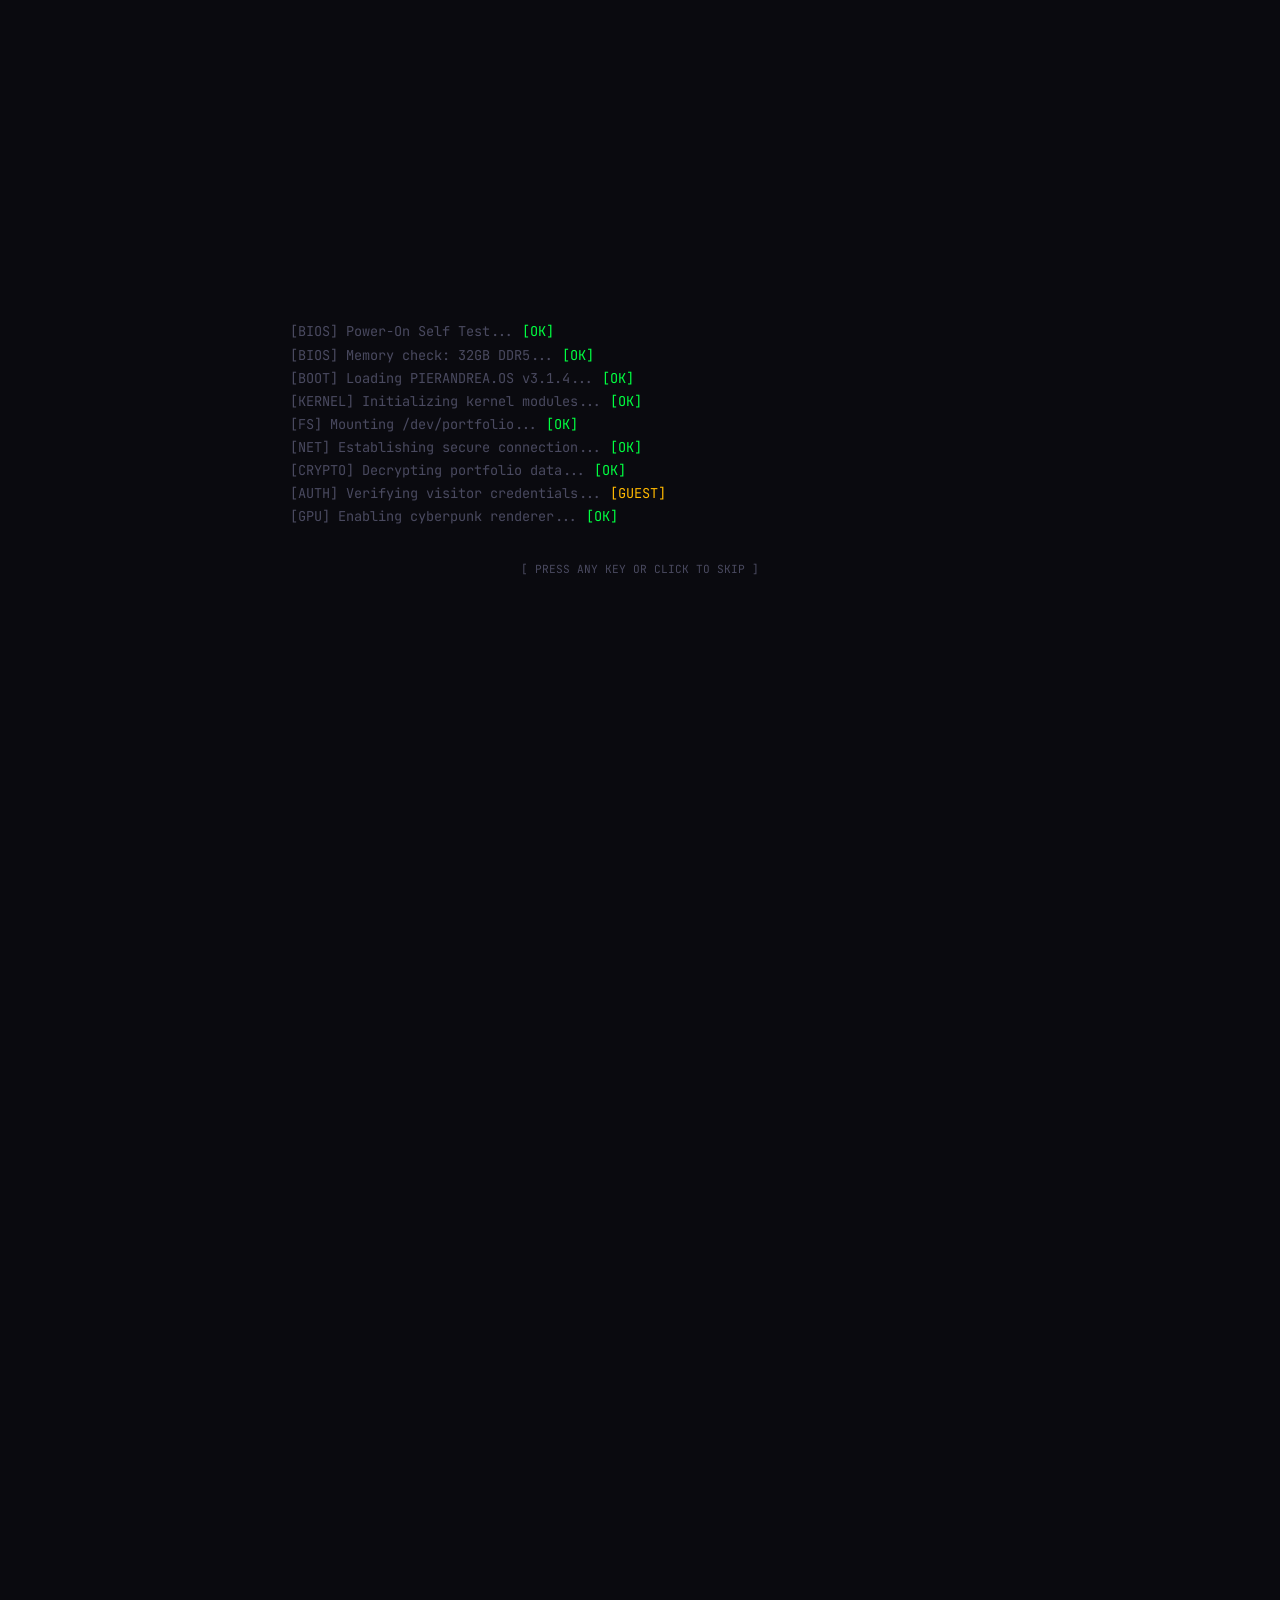
<file: index.html>
<!DOCTYPE html>
<html lang="en">
<head>
  <meta charset="UTF-8">
  <meta name="viewport" content="width=device-width, initial-scale=1.0">
  <title>Pierandrea Rollo // Portfolio</title>
  <meta name="description" content="Pierandrea Rollo - Crypto-native investment professional. 7+ years, $30M+ deployed across 80+ Web3 projects.">
  <link rel="preconnect" href="https://fonts.googleapis.com">
  <link rel="preconnect" href="https://fonts.gstatic.com" crossorigin>
  <link href="https://fonts.googleapis.com/css2?family=JetBrains+Mono:wght@300;400;500;600;700&family=Orbitron:wght@400;500;600;700;800;900&display=swap" rel="stylesheet">
  <link rel="stylesheet" href="css/style.css">
</head>
<body>

  <!-- ============ BOOT SCREEN ============ -->
  <div id="boot-screen">
    <div class="boot-content">
      <div id="boot-log"></div>
      <div class="boot-skip">[ PRESS ANY KEY OR CLICK TO SKIP ]</div>
    </div>
  </div>

  <!-- ============ BACKGROUND EFFECTS ============ -->
  <canvas id="matrix-bg"></canvas>
  <div id="scanlines"></div>
  <div id="crt-flicker"></div>

  <!-- ============ NAVIGATION ============ -->
  <nav id="navbar" class="hidden">
    <div class="nav-container">
      <a href="#hero" class="nav-logo">
        <span class="logo-bracket">[</span>
        <span class="logo-text">P:</span><span class="logo-slash">//</span>
        <span class="logo-bracket">]</span>
      </a>
      <div class="nav-links">
        <a href="#about" class="nav-link" data-cmd="./about"><span class="nav-prefix">$</span> about</a>
        <a href="#experience" class="nav-link" data-cmd="./experience"><span class="nav-prefix">$</span> experience</a>
        <a href="#investments" class="nav-link" data-cmd="./investments"><span class="nav-prefix">$</span> investments</a>
        <a href="#skills" class="nav-link" data-cmd="./skills"><span class="nav-prefix">$</span> skills</a>
        <a href="#blog" class="nav-link" data-cmd="./blog"><span class="nav-prefix">$</span> blog</a>
      </div>
      <button id="terminal-toggle" class="terminal-btn" title="Open Terminal (Ctrl+`)">
        <span class="btn-icon">&gt;_</span>
      </button>
      <button id="nav-hamburger" class="hamburger" aria-label="Menu">
        <span></span><span></span><span></span>
      </button>
    </div>
    <!-- Mobile menu -->
    <div id="mobile-menu" class="mobile-menu">
      <a href="#about" class="nav-link">$ about</a>
      <a href="#experience" class="nav-link">$ experience</a>
      <a href="#investments" class="nav-link">$ investments</a>
      <a href="#skills" class="nav-link">$ skills</a>
      <a href="#blog" class="nav-link">$ blog</a>
    </div>
  </nav>

  <!-- ============ MAIN CONTENT ============ -->
  <main id="main-content" class="hidden">

    <!-- HERO -->
    <section id="hero">
      <div class="hero-content">
        <div class="terminal-window hero-terminal">
          <div class="terminal-bar">
            <div class="terminal-dots">
              <span class="dot dot-red"></span>
              <span class="dot dot-yellow"></span>
              <span class="dot dot-green"></span>
            </div>
            <span class="terminal-title">pierandrea@portfolio:~</span>
            <span class="terminal-minimize">&#9472;</span>
          </div>
          <div class="terminal-body">
            <pre class="ascii-name" aria-label="Pierandrea"><span class="ascii-line">█▀█ █ █▀▀ █▀█ ▄▀█ █▄ █ █▀▄ █▀█ █▀▀ ▄▀█</span><span class="ascii-line">█▀▀ █ ██▄ █▀▄ █▀█ █ ▀█ █▄▀ █▀▄ ██▄ █▀█</span></pre>
            <div class="hero-subtitle">
              <span class="prompt-symbol">&gt;</span>
              <span id="typed-subtitle" class="typed-text"></span>
              <span class="cursor-blink">_</span>
            </div>
            <div class="hero-meta">
              <span class="meta-item"><span class="meta-label">ROLE:</span> Investor &amp; Advisor</span>
              <span class="meta-divider">|</span>
              <span class="meta-item"><span class="meta-label">STATUS:</span> <span class="status-online">ONLINE</span></span>
              <span class="meta-divider">|</span>
              <span class="meta-item"><span class="meta-label">UPTIME:</span> <span id="uptime">calculating...</span></span>
            </div>
            <div class="hero-cta">
              <a href="#about" class="cta-btn cta-primary">
                <span class="cta-bracket">[</span> EXPLORE PORTFOLIO <span class="cta-bracket">]</span>
              </a>
              <button id="open-terminal" class="cta-btn cta-secondary">
                <span class="cta-bracket">[</span> OPEN TERMINAL <span class="cta-bracket">]</span>
              </button>
            </div>
          </div>
        </div>
      </div>
      <div class="scroll-indicator">
        <span class="scroll-text">SCROLL DOWN</span>
        <div class="scroll-arrow">&#x25BC;</div>
      </div>
    </section>

    <!-- ABOUT -->
    <section id="about" class="section">
      <div class="container">
        <div class="section-header reveal">
          <span class="section-prompt">pierandrea@portfolio:~$</span>
          <h2 class="section-title glitch-hover">cat whoami.txt</h2>
          <div class="section-line"></div>
        </div>
        <div class="about-grid">
          <div class="terminal-window about-terminal reveal">
            <div class="terminal-bar">
              <div class="terminal-dots">
                <span class="dot dot-red"></span>
                <span class="dot dot-yellow"></span>
                <span class="dot dot-green"></span>
              </div>
              <span class="terminal-title">whoami.txt</span>
            </div>
            <div class="terminal-body">
              <p class="about-text">
                <span class="code-comment">// Who am I</span><br><br>
                Hey, I'm <span class="highlight-green">Pierandrea Rollo</span>.<br><br>
                Crypto-native investment professional with <span class="highlight-cyan">7+ years</span>
                deploying capital across <span class="highlight-cyan">80+ early-stage Web3 projects</span>.
                Track record of managing a <span class="highlight-green">$30 mln fund</span>. Deep expertise in deal sourcing,
                tokenomics evaluation, and portfolio construction.<br><br>
                <span class="code-comment">// My approach</span><br><br>
                I back founders building at the edge of what's possible &mdash; from
                <span class="highlight-cyan">DeFi infrastructure</span> to
                <span class="highlight-magenta">execution layers</span> and
                <span class="highlight-amber">consumer crypto</span>.
                On-chain data, thesis-driven investing, and hands-on advisory.
              </p>
            </div>
          </div>
          <div class="about-stats reveal">
            <div class="stat-card">
              <div class="stat-number" data-count="7">0</div>
              <div class="stat-label">Years in Web3</div>
              <div class="stat-bar"></div>
            </div>
            <div class="stat-card">
              <div class="stat-number" data-count="80">0</div>
              <div class="stat-label">Projects Funded</div>
              <div class="stat-bar"></div>
            </div>
            <div class="stat-card">
              <div class="stat-number" data-count="30">0</div>
              <div class="stat-label">$M+ Deployed</div>
              <div class="stat-bar"></div>
            </div>
            <div class="stat-card">
              <div class="stat-number" data-count="300">0</div>
              <div class="stat-label">Due Diligences</div>
              <div class="stat-bar"></div>
            </div>
          </div>
        </div>
      </div>
    </section>

    <!-- EXPERIENCE -->
    <section id="experience" class="section">
      <div class="container">
        <div class="section-header reveal">
          <h2 class="section-title glitch-hover">Experience</h2>
          <div class="section-line"></div>
        </div>
        <div class="timeline">

          <div class="timeline-item reveal">
            <div class="timeline-marker"></div>
            <div class="timeline-content terminal-window">
              <div class="terminal-bar">
                <div class="terminal-dots">
                  <span class="dot dot-red"></span>
                  <span class="dot dot-yellow"></span>
                  <span class="dot dot-green"></span>
                </div>
                <span class="terminal-title">Nova Horizon</span>
              </div>
              <div class="terminal-body">
                <div class="exp-header">
                  <h3 class="exp-role">Co-Founder</h3>
                  <span class="exp-date">[2024 - Present]</span>
                </div>
                <p class="exp-company"><span class="highlight-cyan">@ Nova Horizon</span></p>
                <p class="exp-desc">
                  Crypto-native advisory firm supporting early-stage founders.
                  Structured and closed <span class="highlight-green">$7.5M+</span> in raises across seed and private rounds. Built proprietary deal-flow
                  pipeline with <span class="highlight-green">100+ VC funds</span> and 30+ launchpads,
                  generating consistent co-investment opportunities.
                  GTM Advisor for multiple early-stage projects.
                </p>
                <div class="exp-tags">
                  <span class="tag">Fundraising</span>
                  <span class="tag">Advisory</span>
                  <span class="tag">GTM Strategy</span>
                  <span class="tag">Deal Flow</span>
                </div>
              </div>
            </div>
          </div>

          <div class="timeline-item reveal">
            <div class="timeline-marker"></div>
            <div class="timeline-content terminal-window">
              <div class="terminal-bar">
                <div class="terminal-dots">
                  <span class="dot dot-red"></span>
                  <span class="dot dot-yellow"></span>
                  <span class="dot dot-green"></span>
                </div>
                <span class="terminal-title">ICONIUM B.V.</span>
              </div>
              <div class="terminal-body">
                <div class="exp-header">
                  <h3 class="exp-role">Investment Manager</h3>
                  <span class="exp-date">[2020 - 2024]</span>
                </div>
                <p class="exp-company"><span class="highlight-cyan">@ ICONIUM B.V.</span></p>
                <p class="exp-desc">
                  Early-stage crypto fund focused on token investments.
                  Led and executed the full portfolio exit, delivering an average
                  <span class="highlight-green">18x return</span> to shareholders. Deployed
                  <span class="highlight-green">~$30M</span> across 80+ early-stage projects,
                  managing the full investment lifecycle from sourcing to exit.
                  Built strategic LP relationships with Tier-1 funds including
                  Pantera Capital and Blockchain.com Ventures. Designed yield-generating strategies
                  (staking, lending, farming) producing ~$2M in passive income with zero principal losses.
                  Mentored founders through Outlier Ventures and Draper Fund accelerators.
                </p>
                <div class="exp-tags">
                  <span class="tag">Portfolio Mgmt</span>
                  <span class="tag">DeFi</span>
                  <span class="tag">LP Relations</span>
                  <span class="tag">Yield Strategies</span>
                </div>
              </div>
            </div>
          </div>

          <div class="timeline-item reveal">
            <div class="timeline-marker"></div>
            <div class="timeline-content terminal-window">
              <div class="terminal-bar">
                <div class="terminal-dots">
                  <span class="dot dot-red"></span>
                  <span class="dot dot-yellow"></span>
                  <span class="dot dot-green"></span>
                </div>
                <span class="terminal-title">ICONIUM B.V.</span>
              </div>
              <div class="terminal-body">
                <div class="exp-header">
                  <h3 class="exp-role">Business Analyst</h3>
                  <span class="exp-date">[2018 - 2020]</span>
                </div>
                <p class="exp-company"><span class="highlight-cyan">@ ICONIUM B.V.</span></p>
                <p class="exp-desc">
                  Screened <span class="highlight-green">1,500+</span> inbound projects and completed
                  <span class="highlight-green">300+</span> in-depth due diligences &mdash; team assessment,
                  tokenomics modeling, business model validation, SAFT review.
                  Built the firm's proprietary scouting database and delivered structured
                  weekly portfolio reporting using on-chain and off-chain metrics
                  (governance activity, roadmap tracking, treasury analysis).
                </p>
                <div class="exp-tags">
                  <span class="tag">Due Diligence</span>
                  <span class="tag">Research</span>
                  <span class="tag">Tokenomics</span>
                  <span class="tag">On-chain Data</span>
                </div>
              </div>
            </div>
          </div>

        </div>
      </div>
    </section>

    <!-- INVESTMENTS -->
    <section id="investments" class="section">
      <div class="container">
        <div class="section-header reveal">
          <span class="section-prompt">pierandrea@portfolio:~$</span>
          <h2 class="section-title glitch-hover">ls -la investments/</h2>
          <div class="section-line"></div>
        </div>
        <div class="investments-grid">

          <div class="investment-card reveal">
            <div class="card-glow"></div>
            <div class="card-header">
              <img src="assets/megaeth.png" alt="MegaETH" class="card-logo">
              <div>
                <h3 class="card-title">MegaETH</h3>
                <span class="card-type">Angel Investment</span>
              </div>
              <span class="card-status status-active">ACTIVE</span>
            </div>
            <p class="card-desc">
              Real-time blockchain. The first EVM-compatible chain capable of processing
              100,000+ transactions per second with sub-millisecond latency.
            </p>
            <div class="card-tags">
              <span class="tag">L2</span>
              <span class="tag">Infrastructure</span>
              <span class="tag">EVM</span>
            </div>
          </div>

          <div class="investment-card reveal">
            <div class="card-glow"></div>
            <div class="card-header">
              <img src="assets/opinion.png" alt="Opinion" class="card-logo">
              <div>
                <h3 class="card-title">Opinion</h3>
                <span class="card-type">Angel Investment</span>
              </div>
              <span class="card-status status-active">ACTIVE</span>
            </div>
            <p class="card-desc">
              Decentralized prediction and opinion market protocol. Enabling users
              to trade on the outcome of real-world events with on-chain settlement.
            </p>
            <div class="card-tags">
              <span class="tag">Prediction Markets</span>
              <span class="tag">Consumer</span>
            </div>
          </div>

          <div class="investment-card reveal">
            <div class="card-glow"></div>
            <div class="card-header">
              <img src="assets/superform.png" alt="Superform" class="card-logo">
              <div>
                <h3 class="card-title">Superform</h3>
                <span class="card-type">Angel Investment</span>
              </div>
              <span class="card-status status-active">ACTIVE</span>
            </div>
            <p class="card-desc">
              Cross-chain DeFi yield marketplace. A unified interface to discover,
              access, and manage yield opportunities across every chain and protocol.
            </p>
            <div class="card-tags">
              <span class="tag">DeFi</span>
              <span class="tag">Yield</span>
              <span class="tag">Cross-chain</span>
            </div>
          </div>

          <div class="investment-card reveal">
            <div class="card-glow"></div>
            <div class="card-header">
              <img src="assets/nunchi.png" alt="Nunchi.Trade" class="card-logo">
              <div>
                <h3 class="card-title">Nunchi.Trade</h3>
                <span class="card-type">Angel Investment</span>
              </div>
              <span class="card-status status-active">ACTIVE</span>
            </div>
            <p class="card-desc">
              Next-generation trading infrastructure. Building smarter execution
              tools for on-chain traders with a focus on speed and capital efficiency.
            </p>
            <div class="card-tags">
              <span class="tag">Trading</span>
              <span class="tag">Execution</span>
              <span class="tag">DeFi</span>
            </div>
          </div>

          <div class="investment-card reveal">
            <div class="card-glow"></div>
            <div class="card-header">
              <img src="assets/ethos.png" alt="Ethos" class="card-logo">
              <div>
                <h3 class="card-title">Ethos</h3>
                <span class="card-type">Angel Investment</span>
              </div>
              <span class="card-status status-active">ACTIVE</span>
            </div>
            <p class="card-desc">
              On-chain reputation and credibility layer. Building the trust
              infrastructure for Web3 identity, social, and financial applications.
            </p>
            <div class="card-tags">
              <span class="tag">Identity</span>
              <span class="tag">Reputation</span>
              <span class="tag">Social</span>
            </div>
          </div>

        </div>
      </div>
    </section>

    <!-- SKILLS -->
    <section id="skills" class="section">
      <div class="container">
        <div class="section-header reveal">
          <span class="section-prompt">pierandrea@portfolio:~$</span>
          <h2 class="section-title glitch-hover">./scan_skills.sh</h2>
          <div class="section-line"></div>
        </div>
        <div class="skills-grid">
          <div class="skills-column reveal">
            <h3 class="skills-category">
              <span class="category-icon">&#9650;</span> INVESTMENT &amp; ANALYSIS
            </h3>
            <div class="skill-item">
              <div class="skill-info">
                <span class="skill-name">Deal Sourcing &amp; Due Diligence</span>
              </div>
            </div>
            <div class="skill-item">
              <div class="skill-info">
                <span class="skill-name">Portfolio Construction &amp; Fund Ops</span>
              </div>
            </div>
            <div class="skill-item">
              <div class="skill-info">
                <span class="skill-name">Tokenomics Modeling &amp; SAFT/SAFE</span>
              </div>
            </div>
            <div class="skill-item">
              <div class="skill-info">
                <span class="skill-name">On-chain Data Analysis</span>
              </div>
            </div>
            <div class="skill-item">
              <div class="skill-info">
                <span class="skill-name">LP Relations &amp; Fund Admin</span>
              </div>
            </div>
            <div class="skill-item">
              <div class="skill-info">
                <span class="skill-name">Thesis Development (DeFi, Infra, App)</span>
              </div>
            </div>
          </div>
          <div class="skills-column reveal">
            <h3 class="skills-category">
              <span class="category-icon">&#9670;</span> TECHNICAL STACK
            </h3>
            <div class="skill-item">
              <div class="skill-info">
                <span class="skill-name">SQL / PostgreSQL</span>
              </div>
            </div>
            <div class="skill-item">
              <div class="skill-info">
                <span class="skill-name">Python</span>
              </div>
            </div>
            <div class="skill-item">
              <div class="skill-info">
                <span class="skill-name">Solidity</span>
              </div>
            </div>

            <h3 class="skills-category" style="margin-top: 2rem;">
              <span class="category-icon">&#9654;</span> LANGUAGES
            </h3>
            <div class="skill-item">
              <div class="skill-info">
                <span class="skill-name">Italian</span>
                <span class="skill-pct">Native</span>
              </div>
            </div>
            <div class="skill-item">
              <div class="skill-info">
                <span class="skill-name">English</span>
                <span class="skill-pct">Fluent</span>
              </div>
            </div>
            <div class="skill-item">
              <div class="skill-info">
                <span class="skill-name">Spanish</span>
                <span class="skill-pct">Fluent</span>
              </div>
            </div>
          </div>
        </div>
        <div class="skills-tools reveal">
          <h3 class="skills-category">
            <span class="category-icon">&#9881;</span> TOOLS &amp; PLATFORMS
          </h3>
          <div class="tools-grid">
            <span class="tool-badge">Dune Analytics</span>
            <span class="tool-badge">Nansen</span>
            <span class="tool-badge">Covalent</span>
            <span class="tool-badge">TradingView</span>
            <span class="tool-badge">Etherscan</span>
            <span class="tool-badge">DeBank</span>
            <span class="tool-badge">Token Terminal</span>
            <span class="tool-badge">Messari</span>
            <span class="tool-badge">Notion</span>
            <span class="tool-badge">Python</span>
            <span class="tool-badge">PostgreSQL</span>
            <span class="tool-badge">Hardhat</span>
            <span class="tool-badge">MetaMask</span>
            <span class="tool-badge">Safe (Multisig)</span>
          </div>
        </div>
        <!-- EDUCATION -->
        <div class="skills-tools reveal" style="margin-top: 2.5rem;">
          <h3 class="skills-category">
            <span class="category-icon">&#9670;</span> EDUCATION
          </h3>
          <div class="tools-grid">
            <span class="tool-badge">BA Business Administration &mdash; Bocconi University (2014-2018)</span>
            <span class="tool-badge">Blockchain Developer Program &mdash; ConsenSys Academy (2020-2021)</span>
            <span class="tool-badge">Data Alchemist Program &mdash; Covalent (2022)</span>
            <span class="tool-badge">Introduction to Agent Skills &mdash; Anthropic (2026)</span>
          </div>
        </div>
      </div>
    </section>

    <!-- BLOG -->
    <section id="blog" class="section">
      <div class="container">
        <div class="section-header reveal">
          <span class="section-prompt">pierandrea@portfolio:~$</span>
          <h2 class="section-title glitch-hover">ls -lt blog/</h2>
          <div class="section-line"></div>
        </div>
        <div class="blog-grid">

          <article class="blog-card reveal">
            <div class="blog-card-inner terminal-window" style="border-color: var(--magenta-dim);">
              <div class="terminal-bar">
                <div class="terminal-dots">
                  <span class="dot dot-red"></span>
                  <span class="dot dot-yellow"></span>
                  <span class="dot dot-green"></span>
                </div>
                <span class="terminal-title">memo_PRL.pdf &mdash; NEW</span>
              </div>
              <div class="terminal-body">
                <span class="blog-date">[2026-06]</span>
                <h3 class="blog-title">Investment Memo &mdash; Pearl (PRL): Proof-of-Useful-Work for AI Compute</h3>
                <p class="blog-excerpt">
                  Full investment memorandum on the first live PoUW L1, six weeks after mainnet:
                  thesis, team, Together AI validation, competitive landscape, scenario-weighted
                  valuation, and trade construction...
                </p>
                <div class="blog-meta">
                  <span class="blog-tag">#Research</span>
                  <span class="blog-tag">#InvestmentMemo</span>
                  <span class="blog-tag">#AI</span>
                  <span class="blog-tag">#PoUW</span>
                </div>
                <a href="blog/pearl-prl-investment-memo.html" class="blog-link">cat memo_PRL.pdf &gt;&gt;</a>
              </div>
            </div>
          </article>

          <article class="blog-card reveal">
            <div class="blog-card-inner terminal-window" style="border-color: var(--magenta-dim);">
              <div class="terminal-bar">
                <div class="terminal-dots">
                  <span class="dot dot-red"></span>
                  <span class="dot dot-yellow"></span>
                  <span class="dot dot-green"></span>
                </div>
                <span class="terminal-title">post_008.md</span>
              </div>
              <div class="terminal-body">
                <span class="blog-date">[2026-04-07]</span>
                <h3 class="blog-title">Inside the $282M Drift Hack: A Full On-Chain Breakdown</h3>
                <p class="blog-excerpt">
                  Drift Protocol was drained of $282M in 12 minutes. No smart contract bug.
                  I tracked every step on-chain: drain, swaps, bridges, and ~130K ETH on Ethereum...
                </p>
                <div class="blog-meta">
                  <span class="blog-tag">#OnChain</span>
                  <span class="blog-tag">#Security</span>
                  <span class="blog-tag">#Solana</span>
                  <span class="blog-tag">#Hack</span>
                </div>
                <a href="blog/drift-hack-analysis.html" class="blog-link">cat post_008.md &gt;&gt;</a>
              </div>
            </div>
          </article>

          <article class="blog-card reveal">
            <div class="blog-card-inner terminal-window" style="border-color: var(--magenta-dim);">
              <div class="terminal-bar">
                <div class="terminal-dots">
                  <span class="dot dot-red"></span>
                  <span class="dot dot-yellow"></span>
                  <span class="dot dot-green"></span>
                </div>
                <span class="terminal-title">post_007.md</span>
              </div>
              <div class="terminal-body">
                <span class="blog-date">[2026-04-07]</span>
                <h3 class="blog-title">Megapot: "Community-Run Lottery" or Offshore Scratch Card?</h3>
                <p class="blog-excerpt">
                  I analyzed Megapot's verified smart contracts on Base.
                  "100% to the community"? Actually, 30% goes to the house. Here's what I found...
                </p>
                <div class="blog-meta">
                  <span class="blog-tag">#OnChain</span>
                  <span class="blog-tag">#DeFi</span>
                  <span class="blog-tag">#Analysis</span>
                  <span class="blog-tag">#Gambling</span>
                </div>
                <a href="blog/megapot-analysis.html" class="blog-link">cat post_007.md &gt;&gt;</a>
              </div>
            </div>
          </article>


        </div>
      </div>
    </section>

    <!-- CONTACT -->
    <section id="contact" class="section">
      <div class="container">
        <div class="section-header reveal">
          <span class="section-prompt">pierandrea@portfolio:~$</span>
          <h2 class="section-title glitch-hover">cat contact.sh</h2>
          <div class="section-line"></div>
        </div>
        <div class="contact-content reveal">
          <div class="terminal-window contact-terminal">
            <div class="terminal-bar">
              <div class="terminal-dots">
                <span class="dot dot-red"></span>
                <span class="dot dot-yellow"></span>
                <span class="dot dot-green"></span>
              </div>
              <span class="terminal-title">contact.sh</span>
            </div>
            <div class="terminal-body">
              <p class="contact-intro">
                <span class="code-comment">#!/bin/bash</span><br>
                <span class="code-comment"># Want to collaborate? Let's talk.</span><br><br>
                <span class="code-keyword">echo</span> <span class="highlight-green">"Connect with me:"</span>
              </p>
              <div class="contact-links">
                <a href="https://www.linkedin.com/in/pierandrearollo/" target="_blank" class="contact-link">
                  <span class="contact-icon">&#9654;</span>
                  <span class="contact-label">LinkedIn</span>
                  <span class="contact-value">linkedin.com/in/pierandrearollo</span>
                </a>
                <a href="https://t.me/pierandrear" target="_blank" class="contact-link">
                  <span class="contact-icon">&#9656;</span>
                  <span class="contact-label">Telegram</span>
                  <span class="contact-value">@pierandrear</span>
                </a>
                <a href="mailto:pierandrearollo@proton.me" class="contact-link">
                  <span class="contact-icon">&#9993;</span>
                  <span class="contact-label">Email</span>
                  <span class="contact-value">pierandrearollo@proton.me</span>
                </a>
              </div>
              <p class="contact-footer">
                <br><span class="code-comment"># EOF - Thanks for stopping by.</span>
              </p>
            </div>
          </div>
        </div>
      </div>
    </section>

  </main>

  <!-- ============ FOOTER ============ -->
  <footer id="footer" class="hidden">
    <div class="container">
      <div class="footer-content">
        <div class="footer-left">
          <span class="footer-logo">[P://]</span>
          <span class="footer-copy">&copy; 2026 Pierandrea Rollo. All rights reserved.</span>
        </div>
        <div class="footer-right">
          <span class="footer-status">
            <span class="status-dot"></span>
            System operational
          </span>
          <span class="footer-divider">|</span>
          <span class="footer-build">Built with caffeine &amp;&amp; code</span>
        </div>
      </div>
    </div>
  </footer>

  <!-- ============ INTERACTIVE TERMINAL ============ -->
  <div id="terminal-overlay" class="terminal-overlay">
    <div class="interactive-terminal">
      <div class="terminal-bar">
        <div class="terminal-dots">
          <span class="dot dot-red" id="terminal-close" title="Close (Esc)"></span>
          <span class="dot dot-yellow"></span>
          <span class="dot dot-green"></span>
        </div>
        <span class="terminal-title">pierandrea@portfolio:~ (interactive)</span>
      </div>
      <div class="terminal-body" id="terminal-output">
        <div class="terminal-welcome">
          <pre class="terminal-ascii">
  _____ ______ ____  __  __ _____ _   _          _
 |_   _|  ____|  _ \|  \/  |_   _| \ | |   /\  | |
   | | | |__  | |_) | \  / | | | |  \| |  /  \ | |
   | | |  __| |  _ &lt;| |\/| | | | | . ` | / /\ \| |
   | | | |____| |_) | |  | |_| |_| |\  |/ ____ \ |____
   |_| |______|____/|_|  |_|_____|_| \_/_/    \_\_____|
          </pre>
          <p>Welcome to Pierandrea's interactive terminal.</p>
          <p>Type <span class="highlight-green">help</span> for available commands.</p>
          <br>
        </div>
      </div>
      <div class="terminal-input-line">
        <span class="input-prompt">pierandrea@portfolio:~$</span>
        <input type="text" id="terminal-input" class="terminal-input" autocomplete="off" spellcheck="false" autofocus>
      </div>
    </div>
  </div>

  <script src="js/main.js"></script>
</body>
</html>
</file>
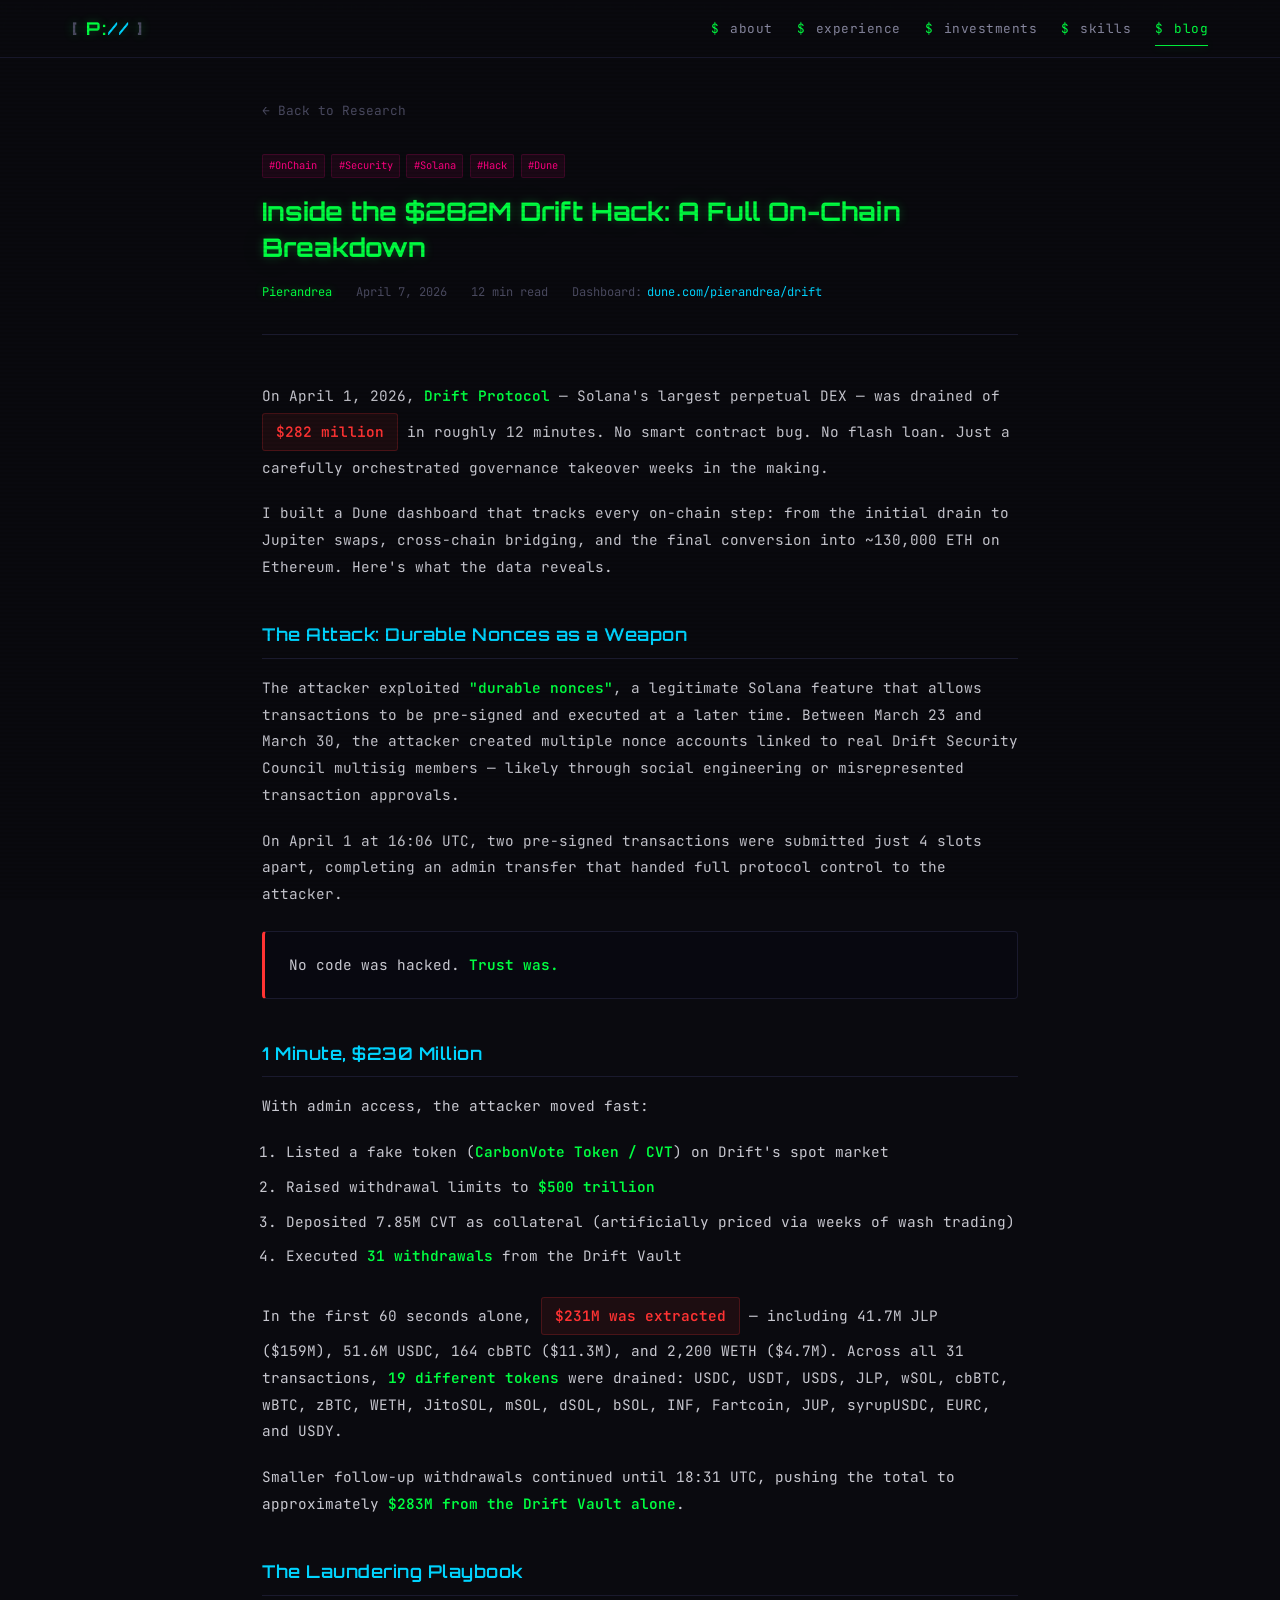
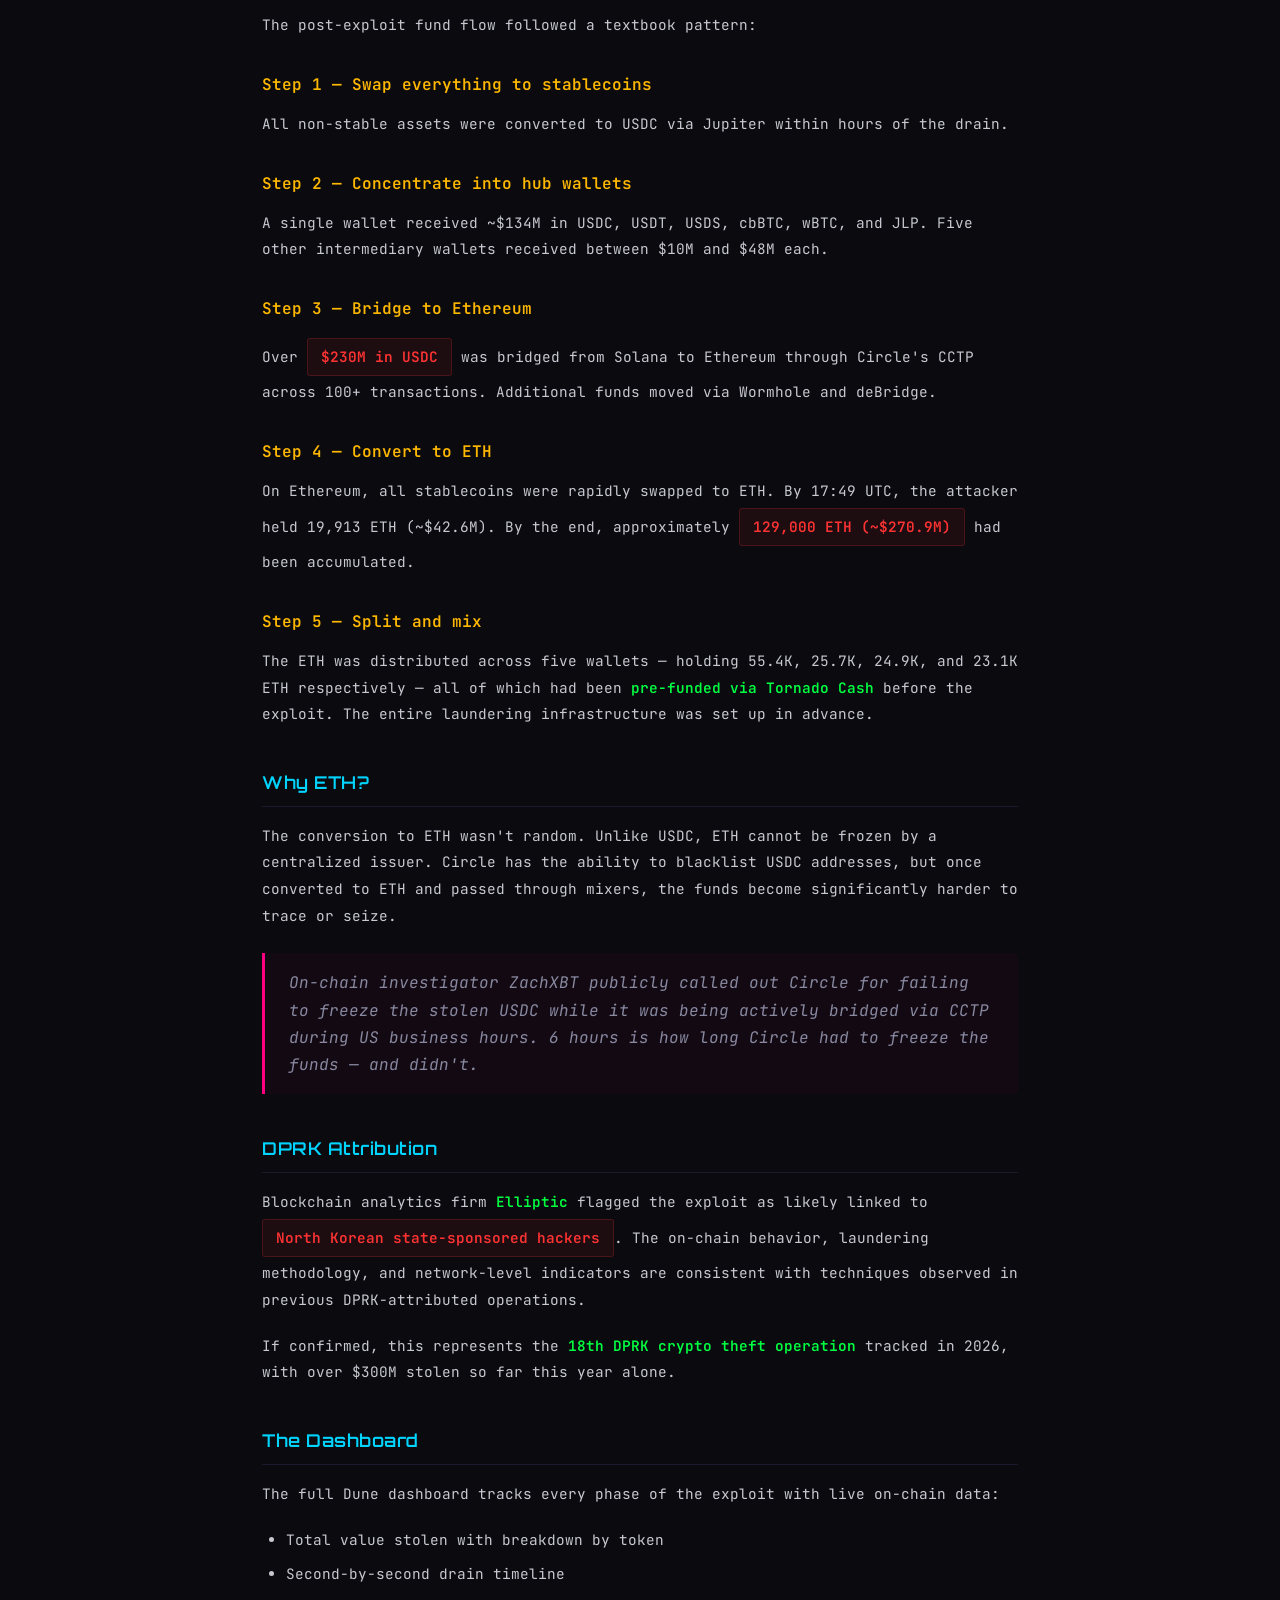
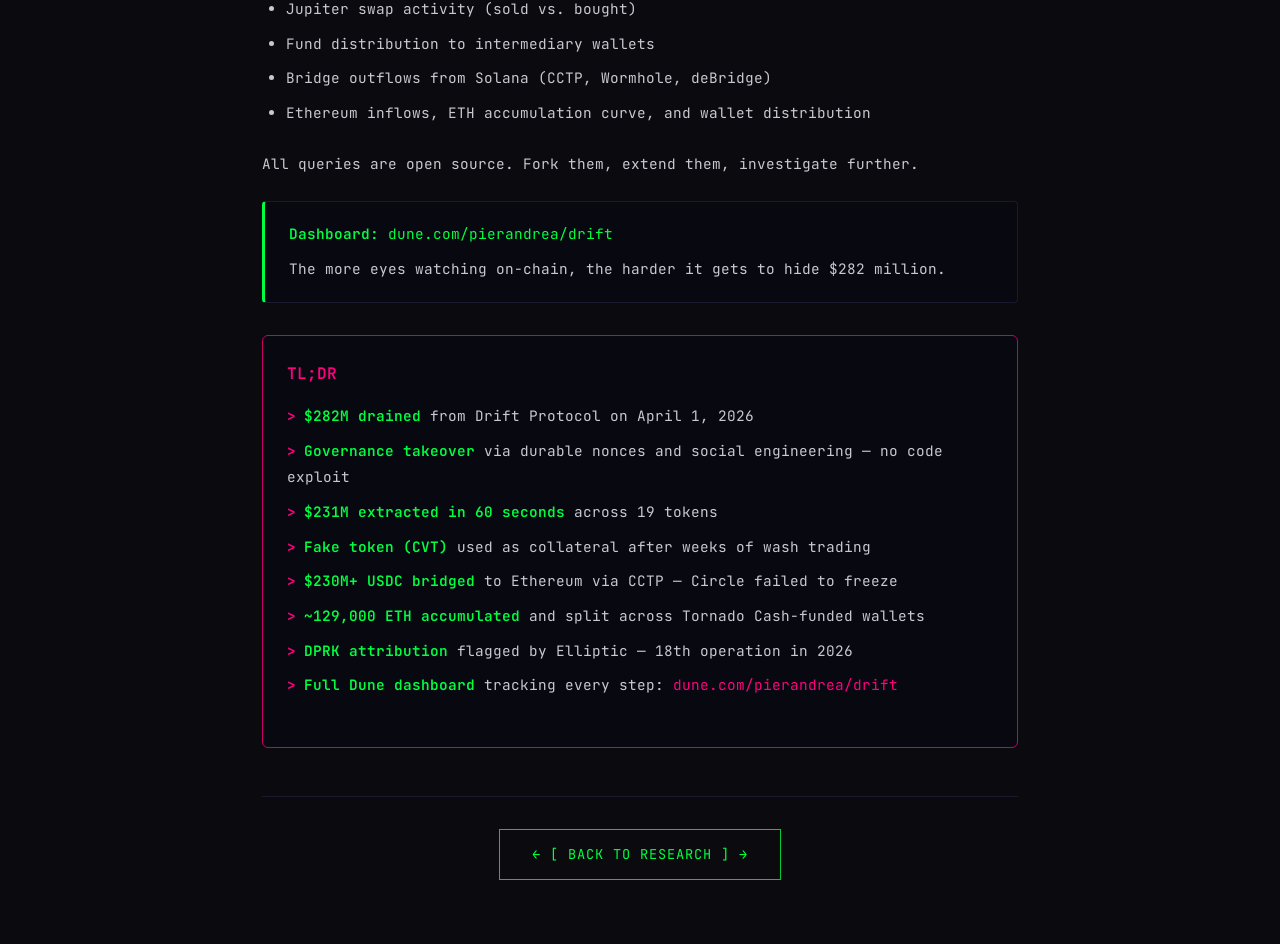
<file: blog/drift-hack-analysis.html>
<!DOCTYPE html>
<html lang="en">
<head>
  <meta charset="UTF-8">
  <meta name="viewport" content="width=device-width, initial-scale=1.0">
  <title>Drift Hack Analysis | Pierandrea</title>
  <meta name="description" content="Full on-chain breakdown of the $282M Drift Protocol exploit. Governance takeover, fund laundering, and live Dune dashboard tracking every step.">
  <link rel="preconnect" href="https://fonts.googleapis.com">
  <link rel="preconnect" href="https://fonts.gstatic.com" crossorigin>
  <link href="https://fonts.googleapis.com/css2?family=JetBrains+Mono:wght@300;400;500;600;700&family=Orbitron:wght@400;500;600;700;800;900&display=swap" rel="stylesheet">
  <link rel="stylesheet" href="../css/style.css">
  <style>
    /* Article-specific styles */
    .article-container {
      max-width: 820px;
      margin: 0 auto;
      padding: 6rem 2rem 4rem;
      position: relative;
      z-index: 1;
    }
    .article-back {
      display: inline-flex;
      align-items: center;
      gap: 0.5rem;
      color: var(--text-dim);
      font-size: 0.8rem;
      margin-bottom: 2rem;
      transition: var(--transition);
    }
    .article-back:hover { color: var(--green); }
    .article-header {
      margin-bottom: 3rem;
      padding-bottom: 2rem;
      border-bottom: 1px solid var(--border);
    }
    .article-tag-row {
      display: flex;
      flex-wrap: wrap;
      gap: 0.4rem;
      margin-bottom: 1rem;
    }
    .article-title {
      font-family: var(--font-display);
      font-size: 1.6rem;
      font-weight: 700;
      color: var(--green);
      text-shadow: var(--glow-green);
      line-height: 1.4;
      margin-bottom: 1rem;
    }
    .article-meta {
      display: flex;
      flex-wrap: wrap;
      gap: 1.5rem;
      font-size: 0.75rem;
      color: var(--text-dim);
    }
    .article-meta span { display: flex; align-items: center; gap: 0.3rem; }
    .article-body h2 {
      font-family: var(--font-display);
      font-size: 1.1rem;
      font-weight: 600;
      color: var(--cyan);
      margin: 2.5rem 0 1rem;
      padding-bottom: 0.5rem;
      border-bottom: 1px solid var(--border);
      letter-spacing: 0.5px;
    }
    .article-body h3 {
      font-size: 1rem;
      font-weight: 600;
      color: var(--amber);
      margin: 2rem 0 0.8rem;
    }
    .article-body p {
      font-size: 0.9rem;
      line-height: 1.85;
      color: var(--text-primary);
      margin-bottom: 1.2rem;
    }
    .article-body strong {
      color: var(--green);
      font-weight: 600;
    }
    .article-body em {
      color: var(--text-secondary);
      font-style: italic;
    }
    .article-body ul, .article-body ol {
      margin: 1rem 0 1.5rem 1.5rem;
      font-size: 0.9rem;
      line-height: 1.85;
      color: var(--text-primary);
    }
    .article-body li {
      margin-bottom: 0.5rem;
    }
    .article-body code {
      background: rgba(0, 255, 65, 0.08);
      border: 1px solid rgba(0, 255, 65, 0.15);
      padding: 0.15rem 0.4rem;
      border-radius: 3px;
      font-size: 0.82rem;
      color: var(--green);
    }
    .article-body blockquote {
      border-left: 3px solid var(--magenta);
      padding: 1rem 1.5rem;
      margin: 1.5rem 0;
      background: rgba(255, 0, 128, 0.04);
      border-radius: 0 4px 4px 0;
      font-style: italic;
      color: var(--text-secondary);
    }
    .callout {
      background: var(--bg-terminal);
      border: 1px solid var(--border);
      border-left: 3px solid var(--amber);
      border-radius: 4px;
      padding: 1.2rem 1.5rem;
      margin: 1.5rem 0;
    }
    .callout-red {
      border-left-color: var(--red);
    }
    .callout-green {
      border-left-color: var(--green);
    }
    .callout p { margin-bottom: 0.5rem; }
    .callout p:last-child { margin-bottom: 0; }
    .stat-highlight {
      display: inline-block;
      background: rgba(0, 255, 65, 0.08);
      border: 1px solid rgba(0, 255, 65, 0.2);
      padding: 0.3rem 0.8rem;
      border-radius: 3px;
      font-weight: 600;
      color: var(--green);
      margin: 0.2rem 0;
    }
    .stat-highlight.red {
      background: rgba(255, 51, 51, 0.08);
      border-color: rgba(255, 51, 51, 0.2);
      color: var(--red);
    }
    .stat-highlight.amber {
      background: rgba(255, 184, 0, 0.08);
      border-color: rgba(255, 184, 0, 0.2);
      color: var(--amber);
    }
    .tldr-box {
      background: var(--bg-terminal);
      border: 1px solid var(--magenta-dim);
      border-radius: 6px;
      padding: 1.5rem;
      margin: 2rem 0;
    }
    .tldr-box h3 {
      color: var(--magenta) !important;
      margin-top: 0 !important;
    }
    .tldr-box ul {
      list-style: none;
      margin-left: 0 !important;
    }
    .tldr-box li::before {
      content: '>';
      color: var(--magenta);
      margin-right: 0.5rem;
      font-weight: 700;
    }
    .article-footer {
      margin-top: 3rem;
      padding-top: 2rem;
      border-top: 1px solid var(--border);
      text-align: center;
    }
    .article-footer a {
      display: inline-block;
      padding: 0.8rem 2rem;
      border: 1px solid var(--green-dim);
      color: var(--green);
      font-family: var(--font-mono);
      font-size: 0.85rem;
      letter-spacing: 1px;
      transition: var(--transition);
    }
    .article-footer a:hover {
      background: rgba(0, 255, 65, 0.1);
      box-shadow: var(--glow-green);
    }
    @media (max-width: 600px) {
      .article-container { padding: 5rem 1.2rem 3rem; }
      .article-title { font-size: 1.2rem; }
    }
  </style>
</head>
<body>

  <canvas id="matrix-bg"></canvas>
  <div id="scanlines"></div>

  <!-- NAV -->
  <nav id="navbar" class="visible" style="opacity:1; pointer-events:all;">
    <div class="nav-container">
      <a href="../index.html#hero" class="nav-logo">
        <span class="logo-bracket">[</span>
        <span class="logo-text">P:</span><span class="logo-slash">//</span>
        <span class="logo-bracket">]</span>
      </a>
      <div class="nav-links">
        <a href="../index.html#about" class="nav-link"><span class="nav-prefix">$</span> about</a>
        <a href="../index.html#experience" class="nav-link"><span class="nav-prefix">$</span> experience</a>
        <a href="../index.html#investments" class="nav-link"><span class="nav-prefix">$</span> investments</a>
        <a href="../index.html#skills" class="nav-link"><span class="nav-prefix">$</span> skills</a>
        <a href="../index.html#blog" class="nav-link active"><span class="nav-prefix">$</span> blog</a>
      </div>
      <button id="nav-hamburger" class="hamburger" aria-label="Menu">
        <span></span><span></span><span></span>
      </button>
    </div>
  </nav>

  <!-- ARTICLE -->
  <article class="article-container">

    <a href="../index.html#blog" class="article-back">&larr; Back to Research</a>

    <header class="article-header">
      <div class="article-tag-row">
        <span class="blog-tag">#OnChain</span>
        <span class="blog-tag">#Security</span>
        <span class="blog-tag">#Solana</span>
        <span class="blog-tag">#Hack</span>
        <span class="blog-tag">#Dune</span>
      </div>
      <h1 class="article-title">Inside the $282M Drift Hack: A Full On-Chain Breakdown</h1>
      <div class="article-meta">
        <span><span class="highlight-green">Pierandrea</span></span>
        <span>April 7, 2026</span>
        <span>12 min read</span>
        <span>Dashboard: <a href="https://dune.com/pierandrea/drift" target="_blank" style="color: var(--cyan);">dune.com/pierandrea/drift</a></span>
      </div>
    </header>

    <div class="article-body">

      <p>
        On April 1, 2026, <strong>Drift Protocol</strong> &mdash; Solana's largest perpetual DEX &mdash;
        was drained of <span class="stat-highlight red">$282 million</span> in roughly 12 minutes.
        No smart contract bug. No flash loan. Just a carefully orchestrated governance takeover
        weeks in the making.
      </p>

      <p>
        I built a Dune dashboard that tracks every on-chain step: from the initial drain to Jupiter swaps,
        cross-chain bridging, and the final conversion into ~130,000 ETH on Ethereum.
        Here's what the data reveals.
      </p>

      <!-- THE ATTACK -->
      <h2>The Attack: Durable Nonces as a Weapon</h2>

      <p>
        The attacker exploited <strong>"durable nonces"</strong>, a legitimate Solana feature that allows
        transactions to be pre-signed and executed at a later time. Between March 23 and March 30,
        the attacker created multiple nonce accounts linked to real Drift Security Council multisig members
        &mdash; likely through social engineering or misrepresented transaction approvals.
      </p>

      <p>
        On April 1 at 16:06 UTC, two pre-signed transactions were submitted just 4 slots apart,
        completing an admin transfer that handed full protocol control to the attacker.
      </p>

      <div class="callout callout-red">
        <p>No code was hacked. <strong>Trust was.</strong></p>
      </div>

      <!-- 1 MINUTE -->
      <h2>1 Minute, $230 Million</h2>

      <p>
        With admin access, the attacker moved fast:
      </p>

      <ol>
        <li>Listed a fake token (<strong>CarbonVote Token / CVT</strong>) on Drift's spot market</li>
        <li>Raised withdrawal limits to <strong>$500 trillion</strong></li>
        <li>Deposited 7.85M CVT as collateral (artificially priced via weeks of wash trading)</li>
        <li>Executed <strong>31 withdrawals</strong> from the Drift Vault</li>
      </ol>

      <p>
        In the first 60 seconds alone, <span class="stat-highlight red">$231M was extracted</span> &mdash;
        including 41.7M JLP ($159M), 51.6M USDC, 164 cbBTC ($11.3M), and 2,200 WETH ($4.7M).
        Across all 31 transactions, <strong>19 different tokens</strong> were drained: USDC, USDT, USDS,
        JLP, wSOL, cbBTC, wBTC, zBTC, WETH, JitoSOL, mSOL, dSOL, bSOL, INF, Fartcoin, JUP,
        syrupUSDC, EURC, and USDY.
      </p>

      <p>
        Smaller follow-up withdrawals continued until 18:31 UTC, pushing the total to approximately
        <strong>$283M from the Drift Vault alone</strong>.
      </p>

      <!-- LAUNDERING -->
      <h2>The Laundering Playbook</h2>

      <p>The post-exploit fund flow followed a textbook pattern:</p>

      <h3>Step 1 &mdash; Swap everything to stablecoins</h3>
      <p>
        All non-stable assets were converted to USDC via Jupiter within hours of the drain.
      </p>

      <h3>Step 2 &mdash; Concentrate into hub wallets</h3>
      <p>
        A single wallet received ~$134M in USDC, USDT, USDS, cbBTC, wBTC, and JLP.
        Five other intermediary wallets received between $10M and $48M each.
      </p>

      <h3>Step 3 &mdash; Bridge to Ethereum</h3>
      <p>
        Over <span class="stat-highlight red">$230M in USDC</span> was bridged from Solana to Ethereum
        through Circle's CCTP across 100+ transactions. Additional funds moved via Wormhole and deBridge.
      </p>

      <h3>Step 4 &mdash; Convert to ETH</h3>
      <p>
        On Ethereum, all stablecoins were rapidly swapped to ETH. By 17:49 UTC, the attacker held
        19,913 ETH (~$42.6M). By the end, approximately
        <span class="stat-highlight red">129,000 ETH (~$270.9M)</span> had been accumulated.
      </p>

      <h3>Step 5 &mdash; Split and mix</h3>
      <p>
        The ETH was distributed across five wallets &mdash; holding 55.4K, 25.7K, 24.9K, and 23.1K ETH
        respectively &mdash; all of which had been <strong>pre-funded via Tornado Cash</strong> before the exploit.
        The entire laundering infrastructure was set up in advance.
      </p>

      <!-- WHY ETH -->
      <h2>Why ETH?</h2>

      <p>
        The conversion to ETH wasn't random. Unlike USDC, ETH cannot be frozen by a centralized issuer.
        Circle has the ability to blacklist USDC addresses, but once converted to ETH and passed through
        mixers, the funds become significantly harder to trace or seize.
      </p>

      <blockquote>
        On-chain investigator ZachXBT publicly called out Circle for failing to freeze the stolen USDC
        while it was being actively bridged via CCTP during US business hours. 6 hours is how long
        Circle had to freeze the funds &mdash; and didn't.
      </blockquote>

      <!-- DPRK -->
      <h2>DPRK Attribution</h2>

      <p>
        Blockchain analytics firm <strong>Elliptic</strong> flagged the exploit as likely linked to
        <span class="stat-highlight red">North Korean state-sponsored hackers</span>.
        The on-chain behavior, laundering methodology, and network-level indicators are consistent
        with techniques observed in previous DPRK-attributed operations.
      </p>

      <p>
        If confirmed, this represents the <strong>18th DPRK crypto theft operation</strong> tracked in 2026,
        with over $300M stolen so far this year alone.
      </p>

      <!-- DASHBOARD -->
      <h2>The Dashboard</h2>

      <p>
        The full Dune dashboard tracks every phase of the exploit with live on-chain data:
      </p>

      <ul>
        <li>Total value stolen with breakdown by token</li>
        <li>Second-by-second drain timeline</li>
        <li>Jupiter swap activity (sold vs. bought)</li>
        <li>Fund distribution to intermediary wallets</li>
        <li>Bridge outflows from Solana (CCTP, Wormhole, deBridge)</li>
        <li>Ethereum inflows, ETH accumulation curve, and wallet distribution</li>
      </ul>

      <p>
        All queries are open source. Fork them, extend them, investigate further.
      </p>

      <div class="callout callout-green">
        <p><strong>Dashboard:</strong> <a href="https://dune.com/pierandrea/drift" target="_blank" style="color: var(--green);">dune.com/pierandrea/drift</a></p>
        <p>The more eyes watching on-chain, the harder it gets to hide $282 million.</p>
      </div>

      <!-- TLDR -->
      <div class="tldr-box">
        <h3>TL;DR</h3>
        <ul>
          <li><strong>$282M drained</strong> from Drift Protocol on April 1, 2026</li>
          <li><strong>Governance takeover</strong> via durable nonces and social engineering &mdash; no code exploit</li>
          <li><strong>$231M extracted in 60 seconds</strong> across 19 tokens</li>
          <li><strong>Fake token (CVT)</strong> used as collateral after weeks of wash trading</li>
          <li><strong>$230M+ USDC bridged</strong> to Ethereum via CCTP &mdash; Circle failed to freeze</li>
          <li><strong>~129,000 ETH accumulated</strong> and split across Tornado Cash-funded wallets</li>
          <li><strong>DPRK attribution</strong> flagged by Elliptic &mdash; 18th operation in 2026</li>
          <li><strong>Full Dune dashboard</strong> tracking every step: <a href="https://dune.com/pierandrea/drift" target="_blank" style="color: var(--magenta);">dune.com/pierandrea/drift</a></li>
        </ul>
      </div>

    </div>

    <footer class="article-footer">
      <a href="../index.html#blog">&larr; [ BACK TO RESEARCH ] &rarr;</a>
    </footer>

  </article>

  <!-- Minimal matrix rain for article page -->
  <script>
    const canvas = document.getElementById('matrix-bg');
    const ctx = canvas.getContext('2d');
    function resize() { canvas.width = window.innerWidth; canvas.height = window.innerHeight; }
    resize();
    window.addEventListener('resize', resize);
    const chars = 'アイウエオカキクケコ0123456789ABCDEF';
    const fs = 14;
    let cols = Math.floor(canvas.width / fs);
    let drops = Array(cols).fill(1);
    function draw() {
      ctx.fillStyle = 'rgba(10,10,15,0.05)';
      ctx.fillRect(0, 0, canvas.width, canvas.height);
      ctx.fillStyle = '#00ff41';
      ctx.font = fs + 'px monospace';
      for (let i = 0; i < drops.length; i++) {
        ctx.fillText(chars[Math.floor(Math.random() * chars.length)], i * fs, drops[i] * fs);
        if (drops[i] * fs > canvas.height && Math.random() > 0.975) drops[i] = 0;
        drops[i]++;
      }
    }
    setInterval(draw, 50);
    window.addEventListener('resize', function () {
      cols = Math.floor(canvas.width / fs);
      drops = Array(cols).fill(1);
    });
  </script>

</body>
</html>
</file>
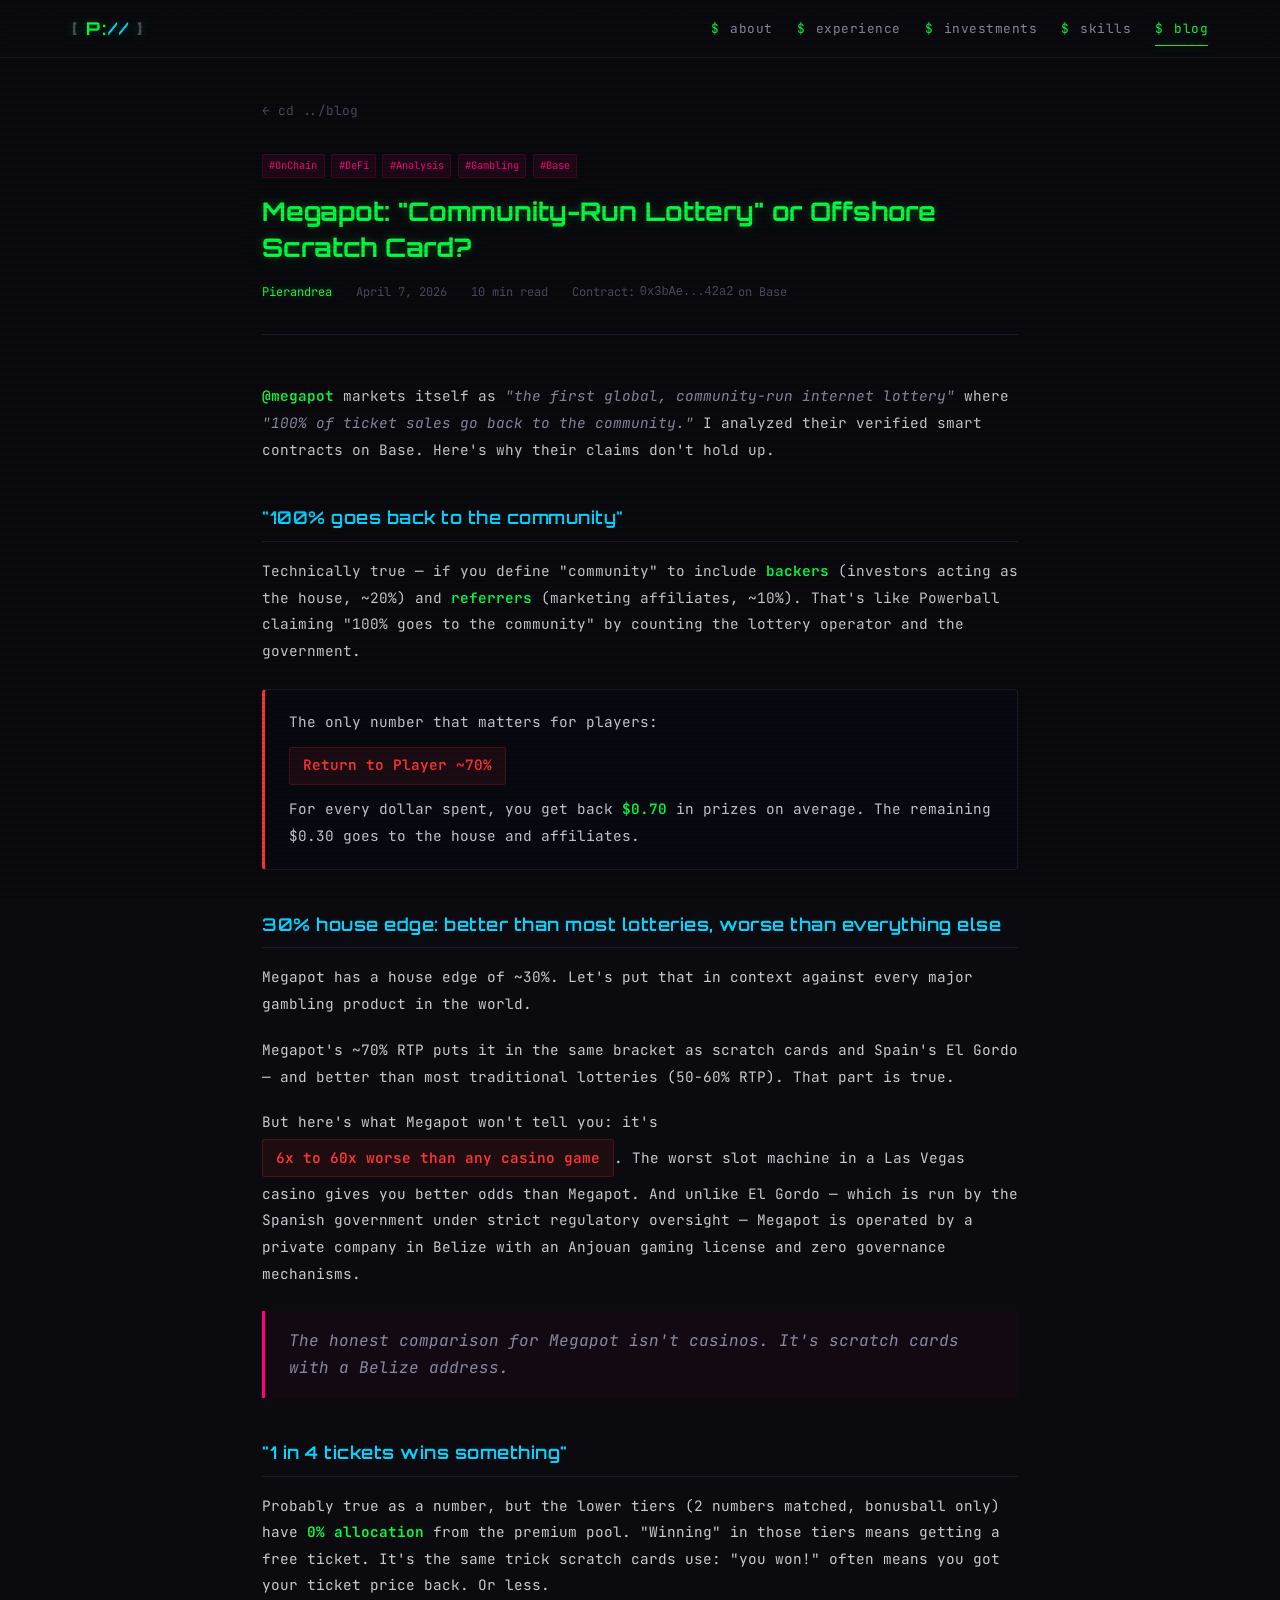
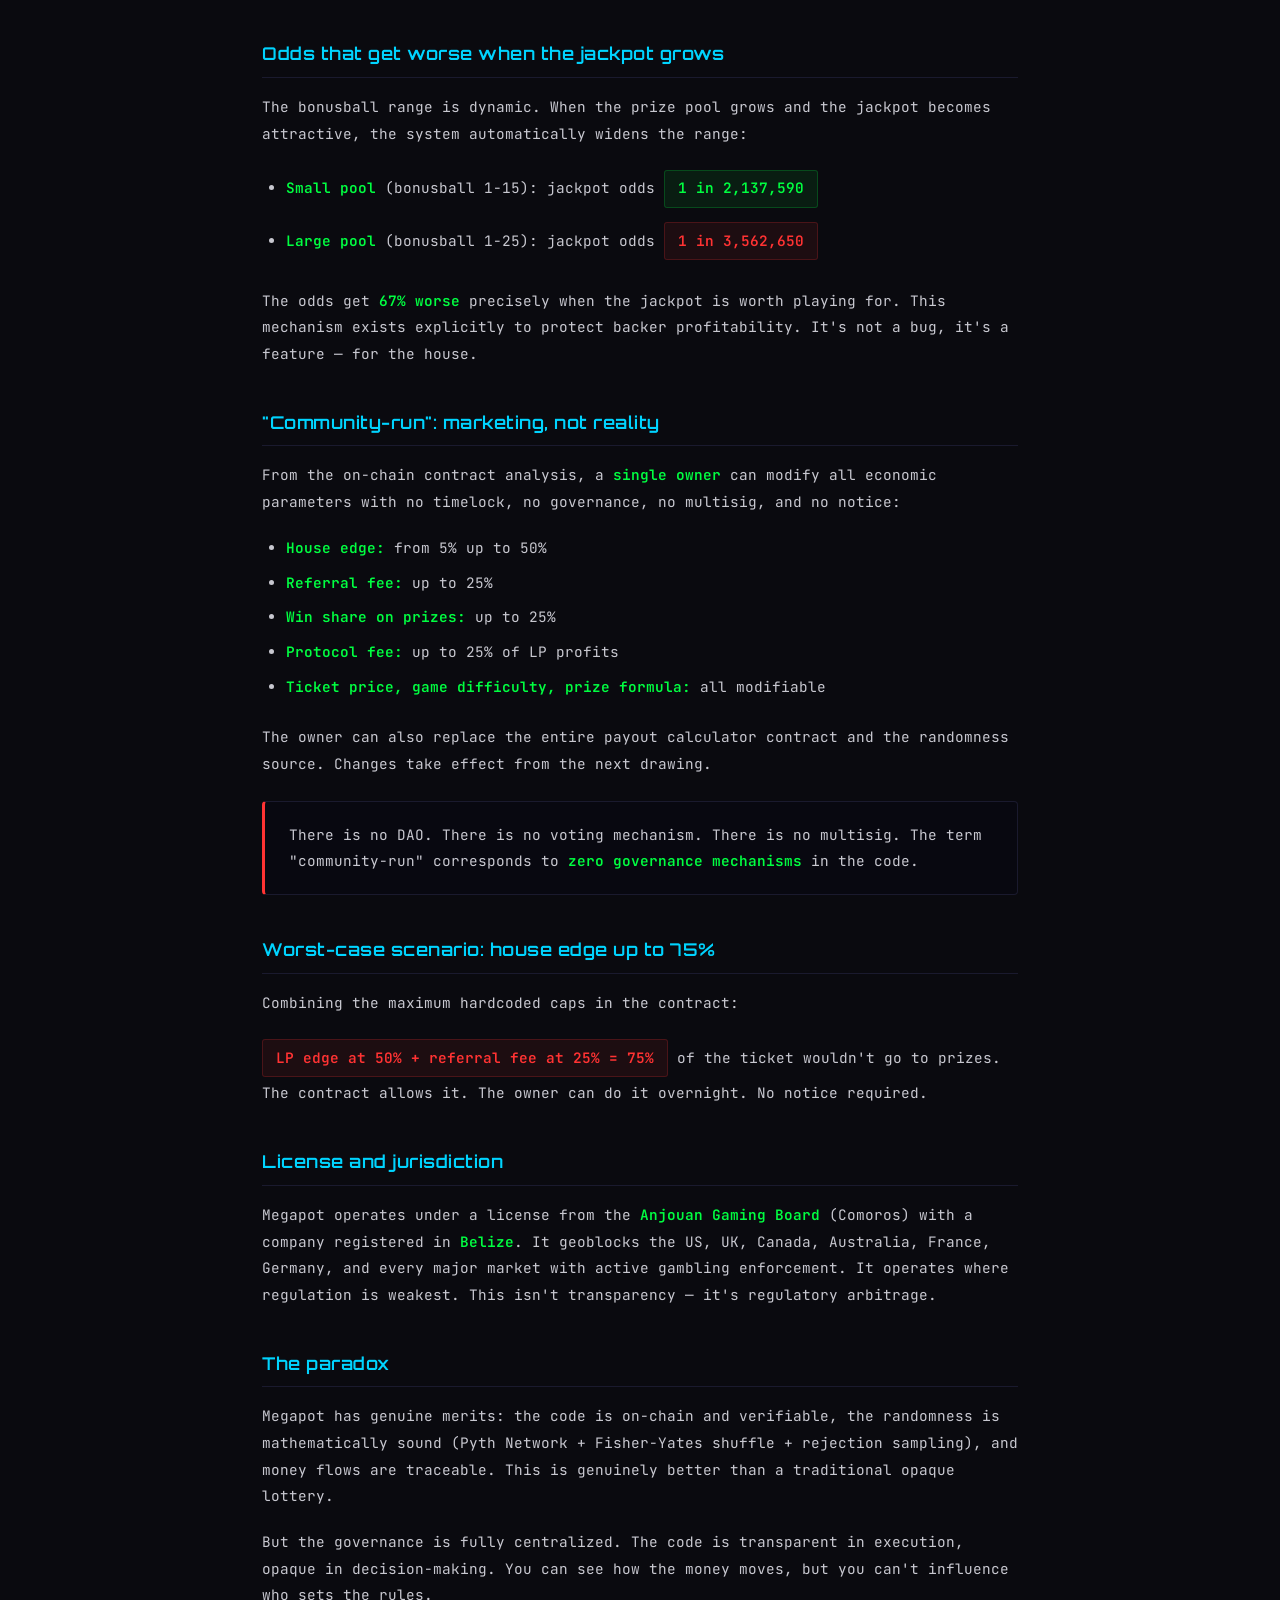
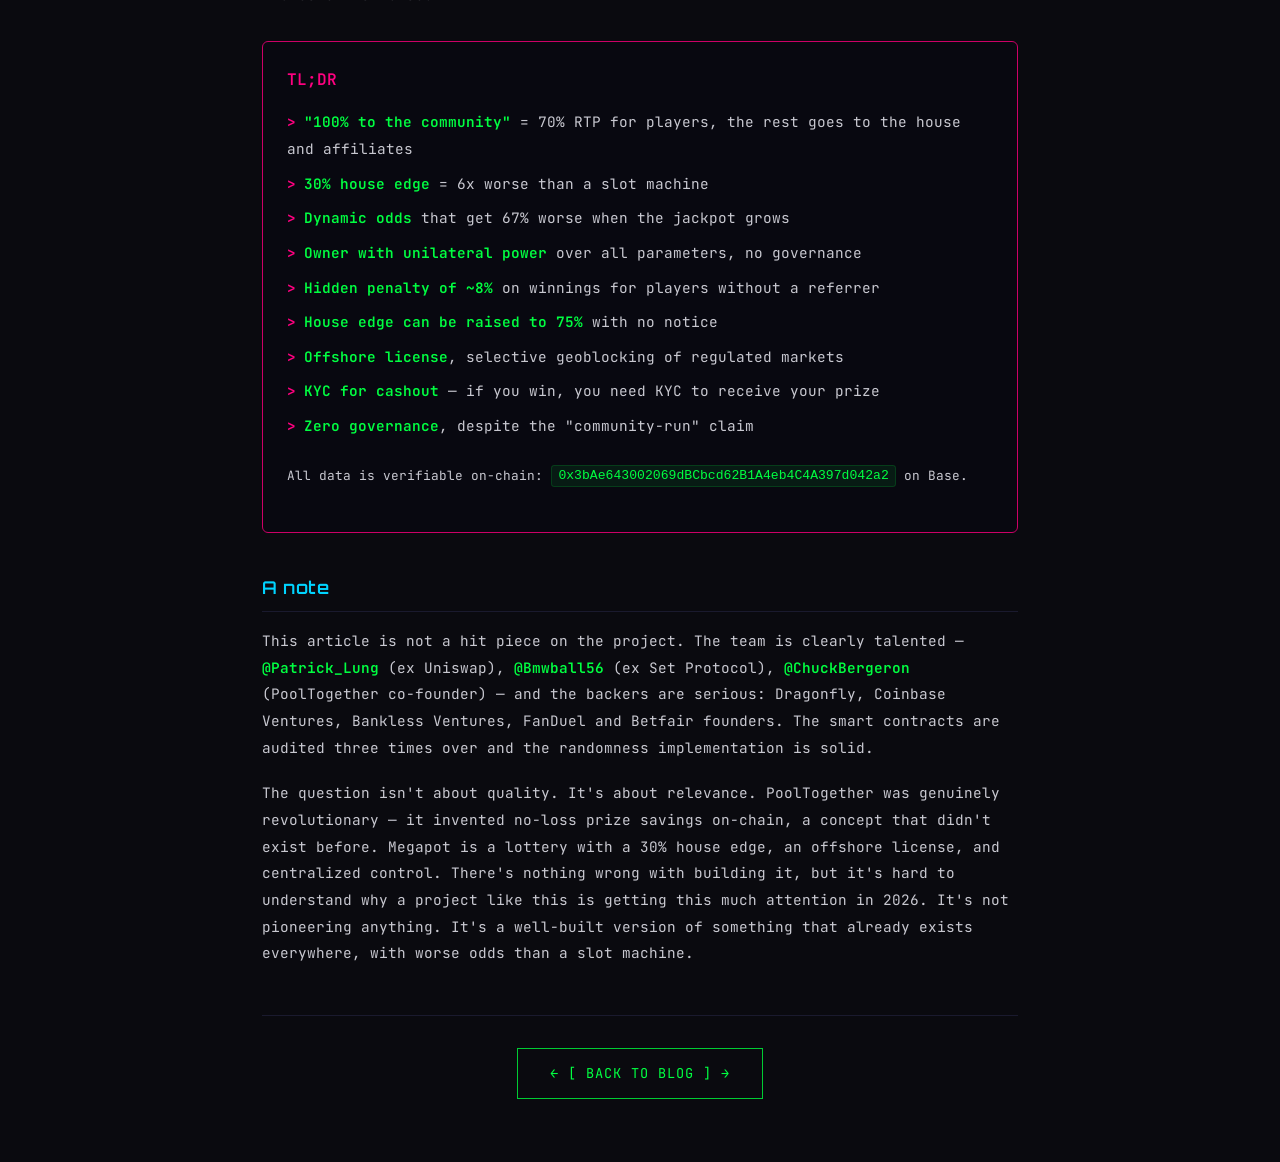
<file: blog/megapot-analysis.html>
<!DOCTYPE html>
<html lang="en">
<head>
  <meta charset="UTF-8">
  <meta name="viewport" content="width=device-width, initial-scale=1.0">
  <title>Megapot Analysis | Pierandrea</title>
  <meta name="description" content="On-chain analysis of Megapot's smart contracts on Base. Why their '100% to the community' claim doesn't hold up.">
  <link rel="preconnect" href="https://fonts.googleapis.com">
  <link rel="preconnect" href="https://fonts.gstatic.com" crossorigin>
  <link href="https://fonts.googleapis.com/css2?family=JetBrains+Mono:wght@300;400;500;600;700&family=Orbitron:wght@400;500;600;700;800;900&display=swap" rel="stylesheet">
  <link rel="stylesheet" href="../css/style.css">
  <style>
    /* Article-specific styles */
    .article-container {
      max-width: 820px;
      margin: 0 auto;
      padding: 6rem 2rem 4rem;
      position: relative;
      z-index: 1;
    }
    .article-back {
      display: inline-flex;
      align-items: center;
      gap: 0.5rem;
      color: var(--text-dim);
      font-size: 0.8rem;
      margin-bottom: 2rem;
      transition: var(--transition);
    }
    .article-back:hover { color: var(--green); }
    .article-header {
      margin-bottom: 3rem;
      padding-bottom: 2rem;
      border-bottom: 1px solid var(--border);
    }
    .article-tag-row {
      display: flex;
      flex-wrap: wrap;
      gap: 0.4rem;
      margin-bottom: 1rem;
    }
    .article-title {
      font-family: var(--font-display);
      font-size: 1.6rem;
      font-weight: 700;
      color: var(--green);
      text-shadow: var(--glow-green);
      line-height: 1.4;
      margin-bottom: 1rem;
    }
    .article-meta {
      display: flex;
      flex-wrap: wrap;
      gap: 1.5rem;
      font-size: 0.75rem;
      color: var(--text-dim);
    }
    .article-meta span { display: flex; align-items: center; gap: 0.3rem; }
    .article-body h2 {
      font-family: var(--font-display);
      font-size: 1.1rem;
      font-weight: 600;
      color: var(--cyan);
      margin: 2.5rem 0 1rem;
      padding-bottom: 0.5rem;
      border-bottom: 1px solid var(--border);
      letter-spacing: 0.5px;
    }
    .article-body h3 {
      font-size: 1rem;
      font-weight: 600;
      color: var(--amber);
      margin: 2rem 0 0.8rem;
    }
    .article-body p {
      font-size: 0.9rem;
      line-height: 1.85;
      color: var(--text-primary);
      margin-bottom: 1.2rem;
    }
    .article-body strong {
      color: var(--green);
      font-weight: 600;
    }
    .article-body em {
      color: var(--text-secondary);
      font-style: italic;
    }
    .article-body ul, .article-body ol {
      margin: 1rem 0 1.5rem 1.5rem;
      font-size: 0.9rem;
      line-height: 1.85;
      color: var(--text-primary);
    }
    .article-body li {
      margin-bottom: 0.5rem;
    }
    .article-body code {
      background: rgba(0, 255, 65, 0.08);
      border: 1px solid rgba(0, 255, 65, 0.15);
      padding: 0.15rem 0.4rem;
      border-radius: 3px;
      font-size: 0.82rem;
      color: var(--green);
    }
    .article-body blockquote {
      border-left: 3px solid var(--magenta);
      padding: 1rem 1.5rem;
      margin: 1.5rem 0;
      background: rgba(255, 0, 128, 0.04);
      border-radius: 0 4px 4px 0;
      font-style: italic;
      color: var(--text-secondary);
    }
    .callout {
      background: var(--bg-terminal);
      border: 1px solid var(--border);
      border-left: 3px solid var(--amber);
      border-radius: 4px;
      padding: 1.2rem 1.5rem;
      margin: 1.5rem 0;
    }
    .callout-red {
      border-left-color: var(--red);
    }
    .callout-green {
      border-left-color: var(--green);
    }
    .callout p { margin-bottom: 0.5rem; }
    .callout p:last-child { margin-bottom: 0; }
    .stat-highlight {
      display: inline-block;
      background: rgba(0, 255, 65, 0.08);
      border: 1px solid rgba(0, 255, 65, 0.2);
      padding: 0.3rem 0.8rem;
      border-radius: 3px;
      font-weight: 600;
      color: var(--green);
      margin: 0.2rem 0;
    }
    .stat-highlight.red {
      background: rgba(255, 51, 51, 0.08);
      border-color: rgba(255, 51, 51, 0.2);
      color: var(--red);
    }
    .stat-highlight.amber {
      background: rgba(255, 184, 0, 0.08);
      border-color: rgba(255, 184, 0, 0.2);
      color: var(--amber);
    }
    .tldr-box {
      background: var(--bg-terminal);
      border: 1px solid var(--magenta-dim);
      border-radius: 6px;
      padding: 1.5rem;
      margin: 2rem 0;
    }
    .tldr-box h3 {
      color: var(--magenta) !important;
      margin-top: 0 !important;
    }
    .tldr-box ul {
      list-style: none;
      margin-left: 0 !important;
    }
    .tldr-box li::before {
      content: '>';
      color: var(--magenta);
      margin-right: 0.5rem;
      font-weight: 700;
    }
    .article-footer {
      margin-top: 3rem;
      padding-top: 2rem;
      border-top: 1px solid var(--border);
      text-align: center;
    }
    .article-footer a {
      display: inline-block;
      padding: 0.8rem 2rem;
      border: 1px solid var(--green-dim);
      color: var(--green);
      font-family: var(--font-mono);
      font-size: 0.85rem;
      letter-spacing: 1px;
      transition: var(--transition);
    }
    .article-footer a:hover {
      background: rgba(0, 255, 65, 0.1);
      box-shadow: var(--glow-green);
    }
    @media (max-width: 600px) {
      .article-container { padding: 5rem 1.2rem 3rem; }
      .article-title { font-size: 1.2rem; }
    }
  </style>
</head>
<body>

  <canvas id="matrix-bg"></canvas>
  <div id="scanlines"></div>

  <!-- NAV -->
  <nav id="navbar" class="visible" style="opacity:1; pointer-events:all;">
    <div class="nav-container">
      <a href="../index.html#hero" class="nav-logo">
        <span class="logo-bracket">[</span>
        <span class="logo-text">P:</span><span class="logo-slash">//</span>
        <span class="logo-bracket">]</span>
      </a>
      <div class="nav-links">
        <a href="../index.html#about" class="nav-link"><span class="nav-prefix">$</span> about</a>
        <a href="../index.html#experience" class="nav-link"><span class="nav-prefix">$</span> experience</a>
        <a href="../index.html#investments" class="nav-link"><span class="nav-prefix">$</span> investments</a>
        <a href="../index.html#skills" class="nav-link"><span class="nav-prefix">$</span> skills</a>
        <a href="../index.html#blog" class="nav-link active"><span class="nav-prefix">$</span> blog</a>
      </div>
      <button id="nav-hamburger" class="hamburger" aria-label="Menu">
        <span></span><span></span><span></span>
      </button>
    </div>
  </nav>

  <!-- ARTICLE -->
  <article class="article-container">

    <a href="../index.html#blog" class="article-back">&larr; cd ../blog</a>

    <header class="article-header">
      <div class="article-tag-row">
        <span class="blog-tag">#OnChain</span>
        <span class="blog-tag">#DeFi</span>
        <span class="blog-tag">#Analysis</span>
        <span class="blog-tag">#Gambling</span>
        <span class="blog-tag">#Base</span>
      </div>
      <h1 class="article-title">Megapot: "Community-Run Lottery" or Offshore Scratch Card?</h1>
      <div class="article-meta">
        <span><span class="highlight-green">Pierandrea</span></span>
        <span>April 7, 2026</span>
        <span>10 min read</span>
        <span>Contract: <code>0x3bAe...42a2</code> on Base</span>
      </div>
    </header>

    <div class="article-body">

      <p>
        <strong>@megapot</strong> markets itself as <em>"the first global, community-run internet lottery"</em>
        where <em>"100% of ticket sales go back to the community."</em>
        I analyzed their verified smart contracts on Base. Here's why their claims don't hold up.
      </p>

      <!-- 100% CLAIM -->
      <h2>"100% goes back to the community"</h2>

      <p>
        Technically true &mdash; if you define "community" to include <strong>backers</strong>
        (investors acting as the house, ~20%) and <strong>referrers</strong> (marketing affiliates, ~10%).
        That's like Powerball claiming "100% goes to the community" by counting the lottery operator and the government.
      </p>

      <div class="callout callout-red">
        <p>The only number that matters for players:</p>
        <p><span class="stat-highlight red">Return to Player ~70%</span></p>
        <p>For every dollar spent, you get back <strong>$0.70</strong> in prizes on average.
        The remaining $0.30 goes to the house and affiliates.</p>
      </div>

      <!-- HOUSE EDGE -->
      <h2>30% house edge: better than most lotteries, worse than everything else</h2>

      <p>
        Megapot has a house edge of ~30%. Let's put that in context against every major gambling product in the world.
      </p>

      <p>
        Megapot's ~70% RTP puts it in the same bracket as scratch cards and Spain's El Gordo &mdash;
        and better than most traditional lotteries (50-60% RTP). That part is true.
      </p>

      <p>
        But here's what Megapot won't tell you: it's <span class="stat-highlight red">6x to 60x worse than any casino game</span>.
        The worst slot machine in a Las Vegas casino gives you better odds than Megapot.
        And unlike El Gordo &mdash; which is run by the Spanish government under strict regulatory oversight &mdash;
        Megapot is operated by a private company in Belize with an Anjouan gaming license and zero governance mechanisms.
      </p>

      <blockquote>
        The honest comparison for Megapot isn't casinos. It's scratch cards with a Belize address.
      </blockquote>

      <!-- 1 IN 4 -->
      <h2>"1 in 4 tickets wins something"</h2>

      <p>
        Probably true as a number, but the lower tiers (2 numbers matched, bonusball only) have
        <strong>0% allocation</strong> from the premium pool. "Winning" in those tiers means getting a free ticket.
        It's the same trick scratch cards use: "you won!" often means you got your ticket price back. Or less.
      </p>

      <!-- DYNAMIC ODDS -->
      <h2>Odds that get worse when the jackpot grows</h2>

      <p>
        The bonusball range is dynamic. When the prize pool grows and the jackpot becomes attractive,
        the system automatically widens the range:
      </p>

      <ul>
        <li><strong>Small pool</strong> (bonusball 1-15): jackpot odds <span class="stat-highlight">1 in 2,137,590</span></li>
        <li><strong>Large pool</strong> (bonusball 1-25): jackpot odds <span class="stat-highlight red">1 in 3,562,650</span></li>
      </ul>

      <p>
        The odds get <strong>67% worse</strong> precisely when the jackpot is worth playing for.
        This mechanism exists explicitly to protect backer profitability.
        It's not a bug, it's a feature &mdash; for the house.
      </p>

      <!-- COMMUNITY-RUN -->
      <h2>"Community-run": marketing, not reality</h2>

      <p>
        From the on-chain contract analysis, a <strong>single owner</strong> can modify all economic parameters
        with no timelock, no governance, no multisig, and no notice:
      </p>

      <ul>
        <li><strong>House edge:</strong> from 5% up to 50%</li>
        <li><strong>Referral fee:</strong> up to 25%</li>
        <li><strong>Win share on prizes:</strong> up to 25%</li>
        <li><strong>Protocol fee:</strong> up to 25% of LP profits</li>
        <li><strong>Ticket price, game difficulty, prize formula:</strong> all modifiable</li>
      </ul>

      <p>
        The owner can also replace the entire payout calculator contract and the randomness source.
        Changes take effect from the next drawing.
      </p>

      <div class="callout callout-red">
        <p>There is no DAO. There is no voting mechanism. There is no multisig.
        The term "community-run" corresponds to <strong>zero governance mechanisms</strong> in the code.</p>
      </div>

      <!-- WORST CASE -->
      <h2>Worst-case scenario: house edge up to 75%</h2>

      <p>
        Combining the maximum hardcoded caps in the contract:
      </p>
      <p>
        <span class="stat-highlight red">LP edge at 50% + referral fee at 25% = 75%</span>
        of the ticket wouldn't go to prizes.
        The contract allows it. The owner can do it overnight. No notice required.
      </p>

      <!-- JURISDICTION -->
      <h2>License and jurisdiction</h2>

      <p>
        Megapot operates under a license from the <strong>Anjouan Gaming Board</strong> (Comoros)
        with a company registered in <strong>Belize</strong>. It geoblocks the US, UK, Canada, Australia,
        France, Germany, and every major market with active gambling enforcement.
        It operates where regulation is weakest.
        This isn't transparency &mdash; it's regulatory arbitrage.
      </p>

      <!-- PARADOX -->
      <h2>The paradox</h2>

      <p>
        Megapot has genuine merits: the code is on-chain and verifiable, the randomness is mathematically sound
        (Pyth Network + Fisher-Yates shuffle + rejection sampling), and money flows are traceable.
        This is genuinely better than a traditional opaque lottery.
      </p>

      <p>
        But the governance is fully centralized. The code is transparent in execution, opaque in decision-making.
        You can see how the money moves, but you can't influence who sets the rules.
      </p>

      <!-- TLDR -->
      <div class="tldr-box">
        <h3>TL;DR</h3>
        <ul>
          <li><strong>"100% to the community"</strong> = 70% RTP for players, the rest goes to the house and affiliates</li>
          <li><strong>30% house edge</strong> = 6x worse than a slot machine</li>
          <li><strong>Dynamic odds</strong> that get 67% worse when the jackpot grows</li>
          <li><strong>Owner with unilateral power</strong> over all parameters, no governance</li>
          <li><strong>Hidden penalty of ~8%</strong> on winnings for players without a referrer</li>
          <li><strong>House edge can be raised to 75%</strong> with no notice</li>
          <li><strong>Offshore license</strong>, selective geoblocking of regulated markets</li>
          <li><strong>KYC for cashout</strong> &mdash; if you win, you need KYC to receive your prize</li>
          <li><strong>Zero governance</strong>, despite the "community-run" claim</li>
        </ul>
        <p style="margin-top:1rem; font-size:0.8rem;">
          All data is verifiable on-chain:
          <code>0x3bAe643002069dBCbcd62B1A4eb4C4A397d042a2</code> on Base.
        </p>
      </div>

      <!-- NOTE -->
      <h2>A note</h2>

      <p>
        This article is not a hit piece on the project. The team is clearly talented &mdash;
        <strong>@Patrick_Lung</strong> (ex Uniswap), <strong>@Bmwball56</strong> (ex Set Protocol),
        <strong>@ChuckBergeron</strong> (PoolTogether co-founder) &mdash; and the backers are serious:
        Dragonfly, Coinbase Ventures, Bankless Ventures, FanDuel and Betfair founders.
        The smart contracts are audited three times over and the randomness implementation is solid.
      </p>

      <p>
        The question isn't about quality. It's about relevance. PoolTogether was genuinely revolutionary &mdash;
        it invented no-loss prize savings on-chain, a concept that didn't exist before.
        Megapot is a lottery with a 30% house edge, an offshore license, and centralized control.
        There's nothing wrong with building it, but it's hard to understand why a project like this
        is getting this much attention in 2026. It's not pioneering anything.
        It's a well-built version of something that already exists everywhere, with worse odds than a slot machine.
      </p>

    </div>

    <footer class="article-footer">
      <a href="../index.html#blog">&larr; [ BACK TO BLOG ] &rarr;</a>
    </footer>

  </article>

  <!-- Minimal matrix rain for article page -->
  <script>
    const canvas = document.getElementById('matrix-bg');
    const ctx = canvas.getContext('2d');
    function resize() { canvas.width = window.innerWidth; canvas.height = window.innerHeight; }
    resize();
    window.addEventListener('resize', resize);
    const chars = 'アイウエオカキクケコ0123456789ABCDEF';
    const fs = 14;
    let cols = Math.floor(canvas.width / fs);
    let drops = Array(cols).fill(1);
    function draw() {
      ctx.fillStyle = 'rgba(10,10,15,0.05)';
      ctx.fillRect(0, 0, canvas.width, canvas.height);
      ctx.fillStyle = '#00ff41';
      ctx.font = fs + 'px monospace';
      for (let i = 0; i < drops.length; i++) {
        ctx.fillText(chars[Math.floor(Math.random() * chars.length)], i * fs, drops[i] * fs);
        if (drops[i] * fs > canvas.height && Math.random() > 0.975) drops[i] = 0;
        drops[i]++;
      }
    }
    setInterval(draw, 50);
    window.addEventListener('resize', function () {
      cols = Math.floor(canvas.width / fs);
      drops = Array(cols).fill(1);
    });
  </script>

</body>
</html>
</file>
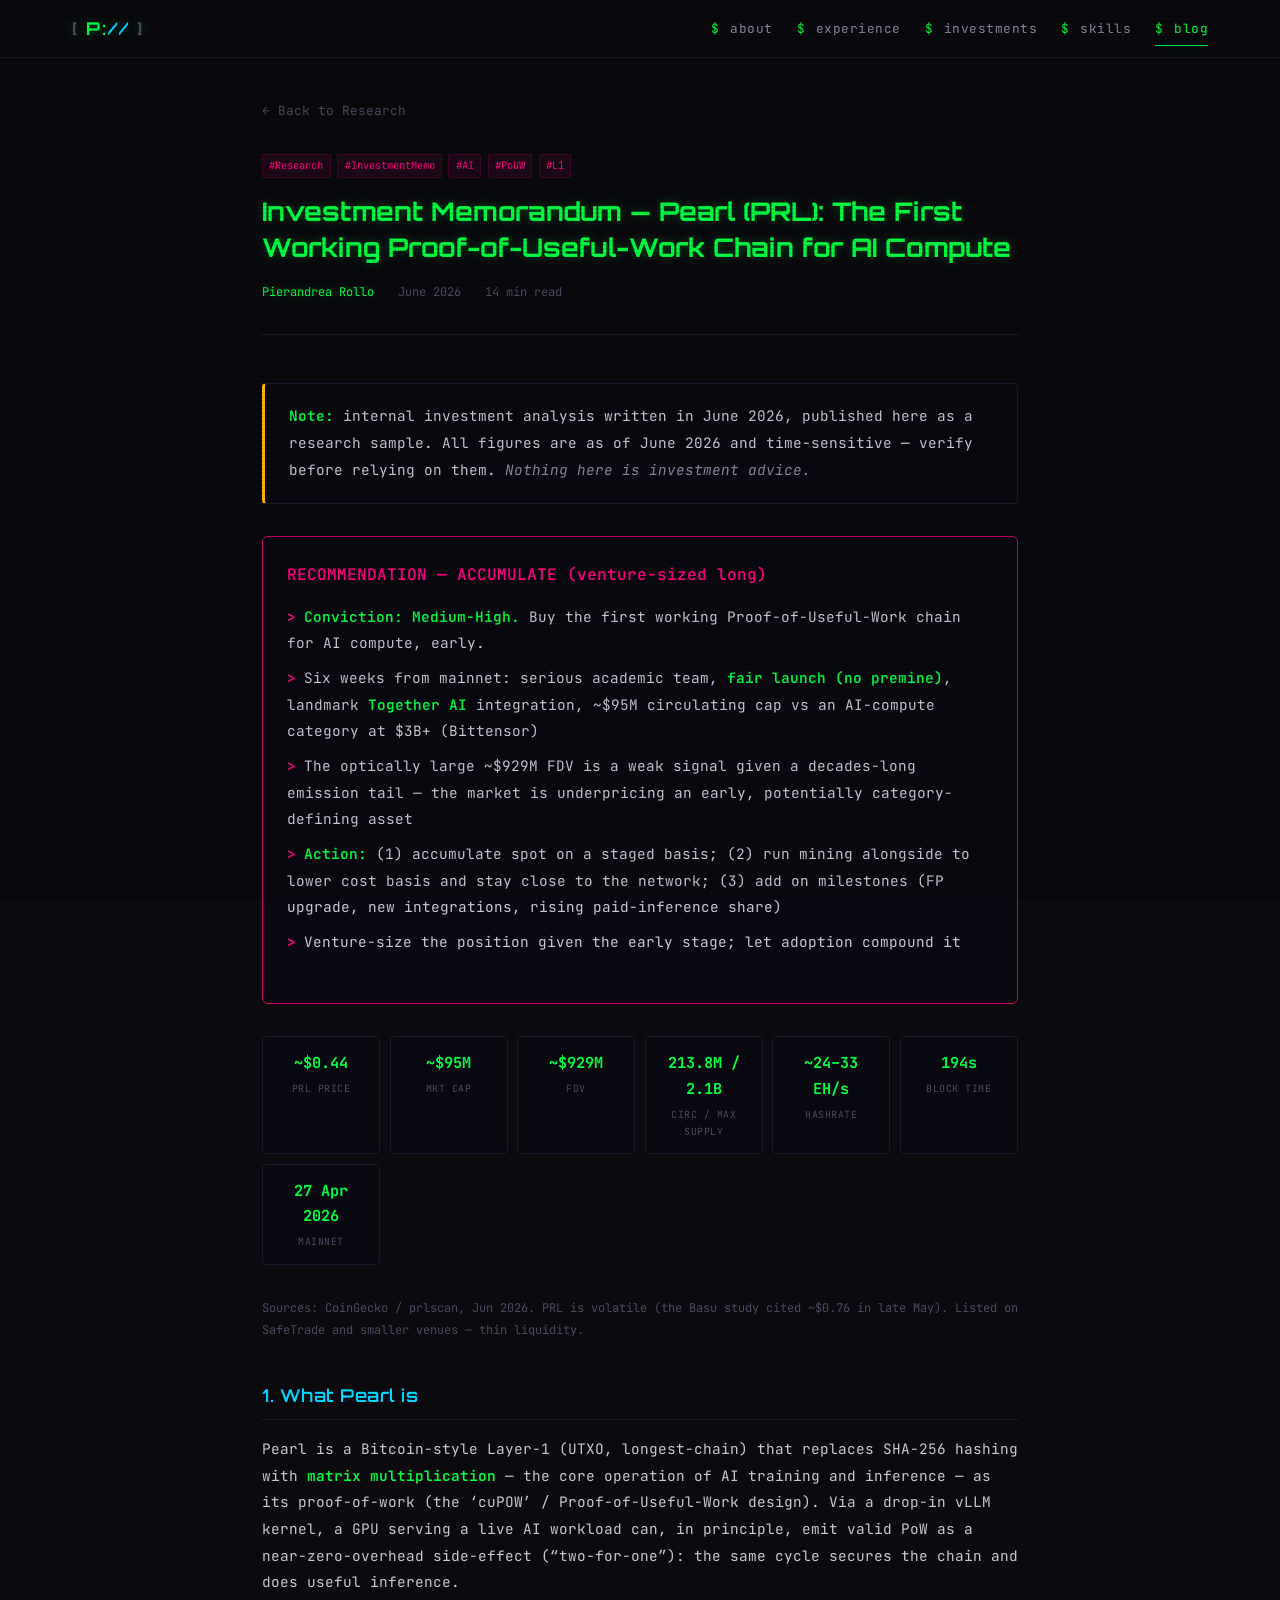
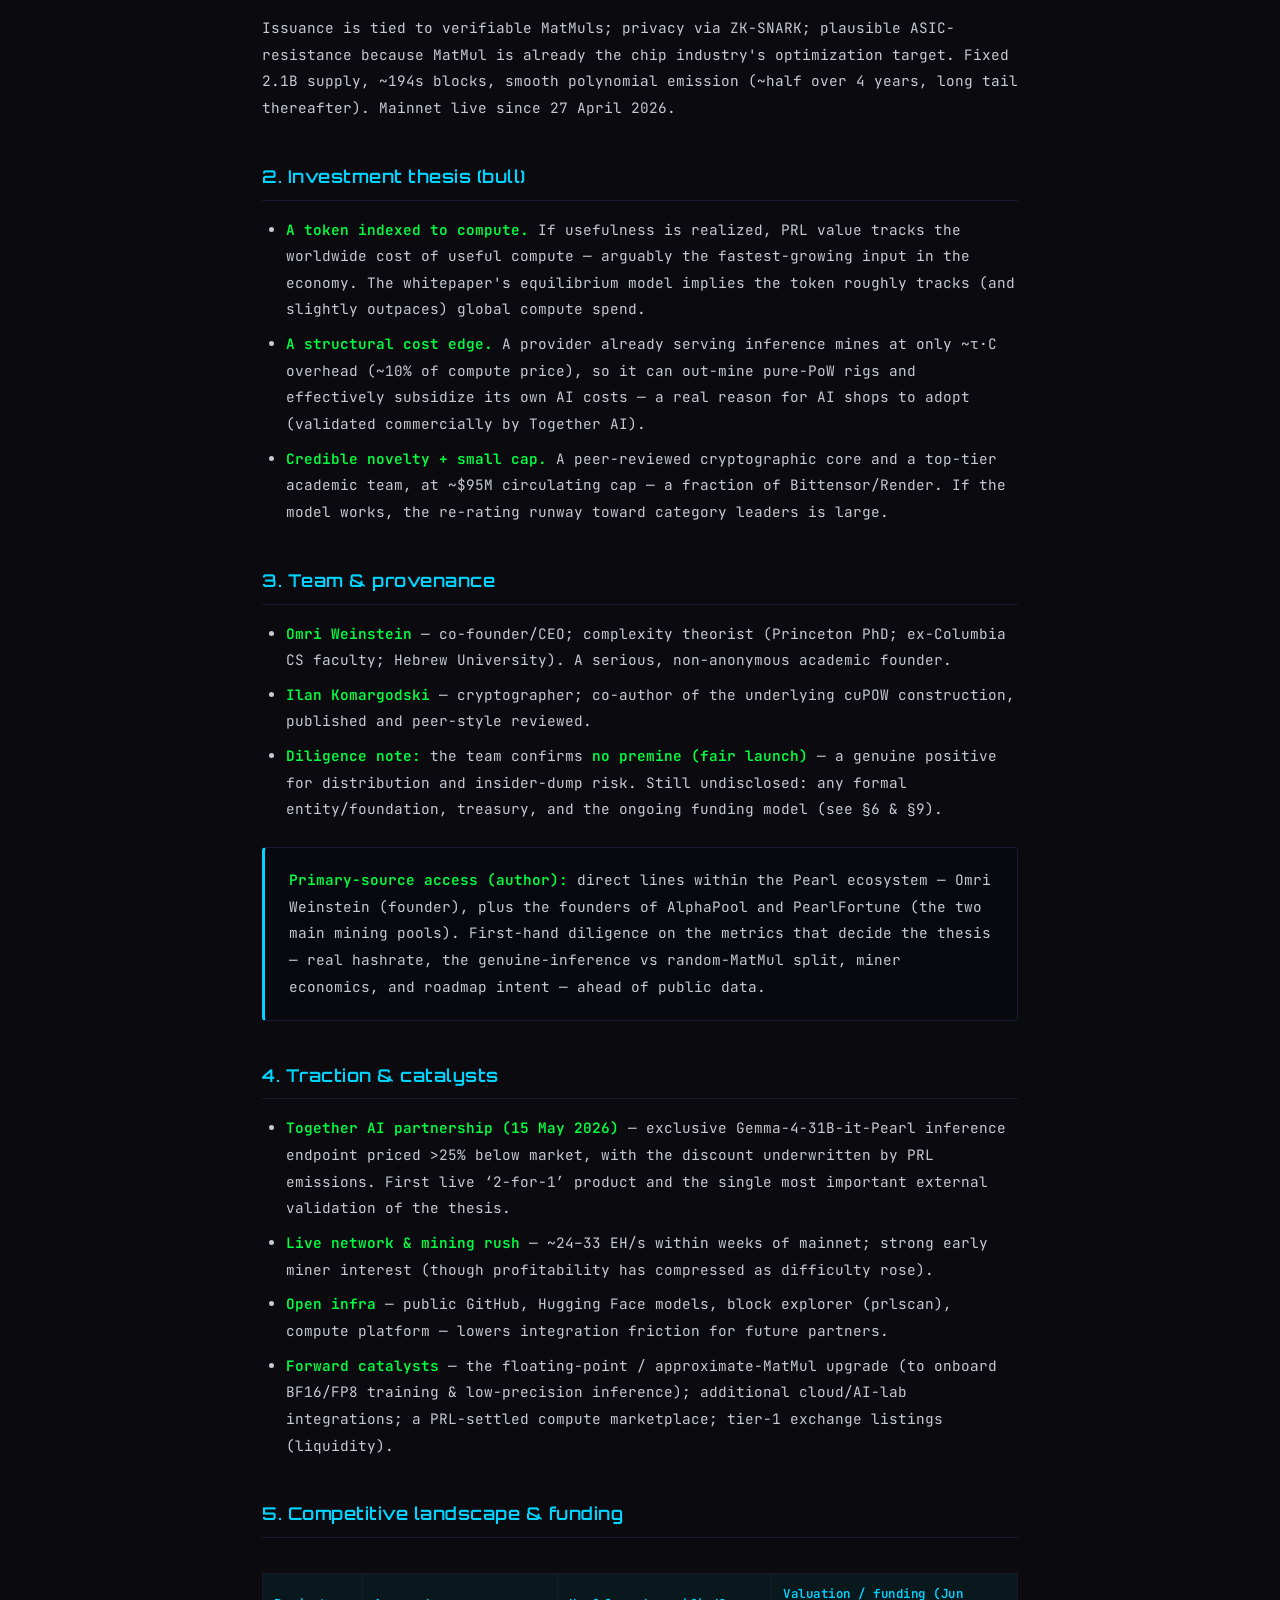
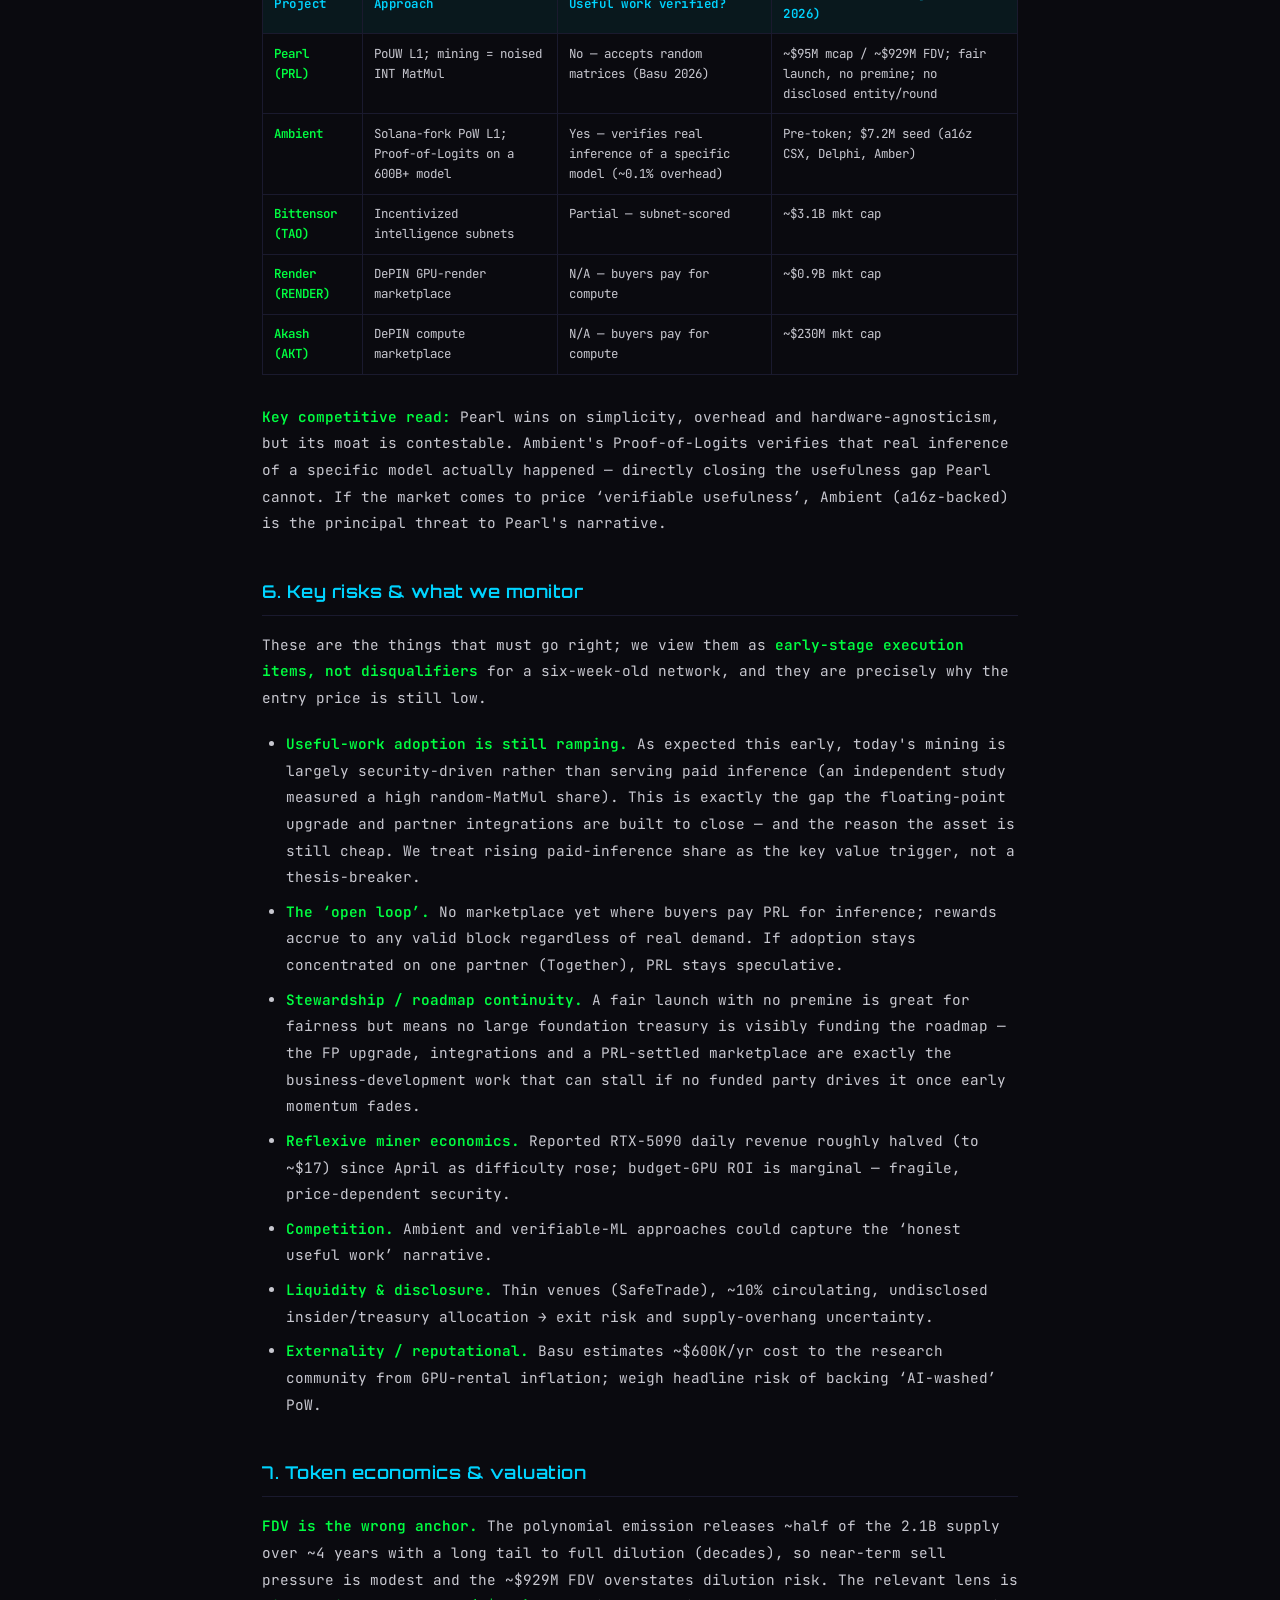
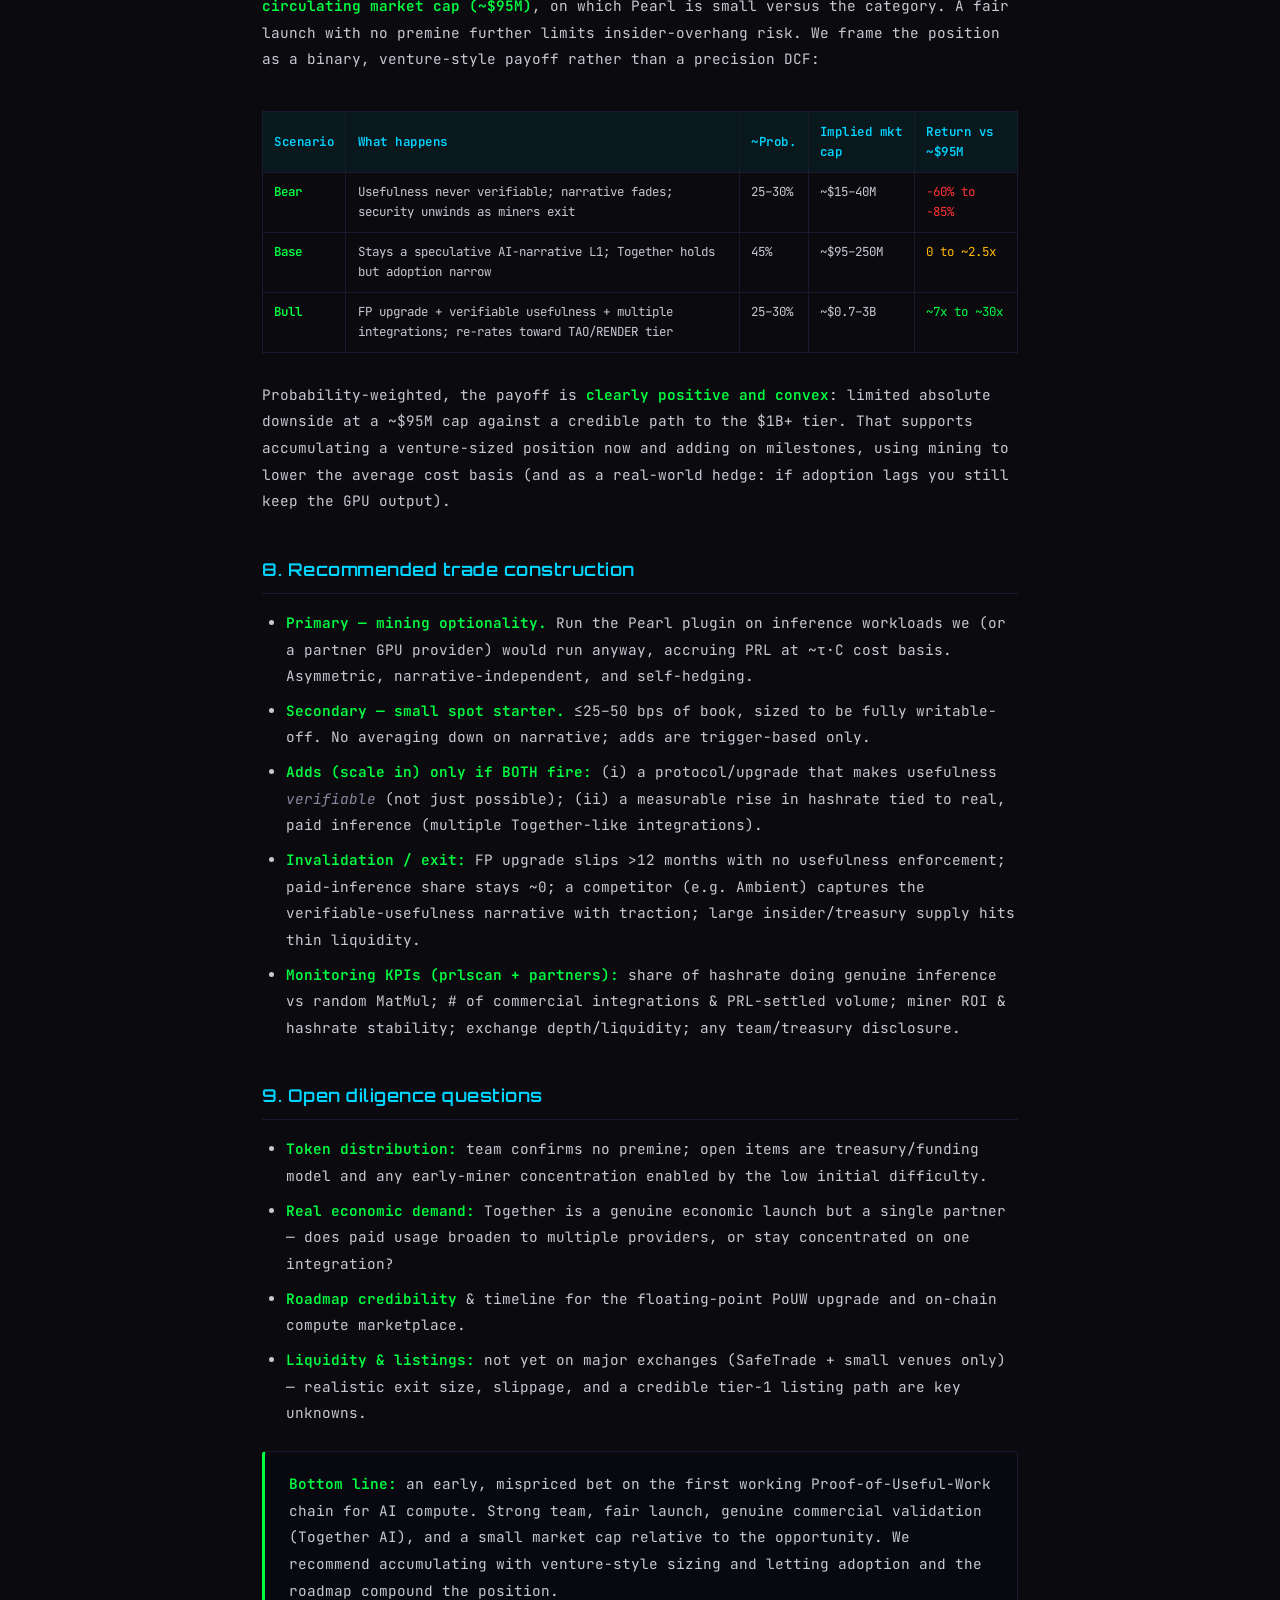
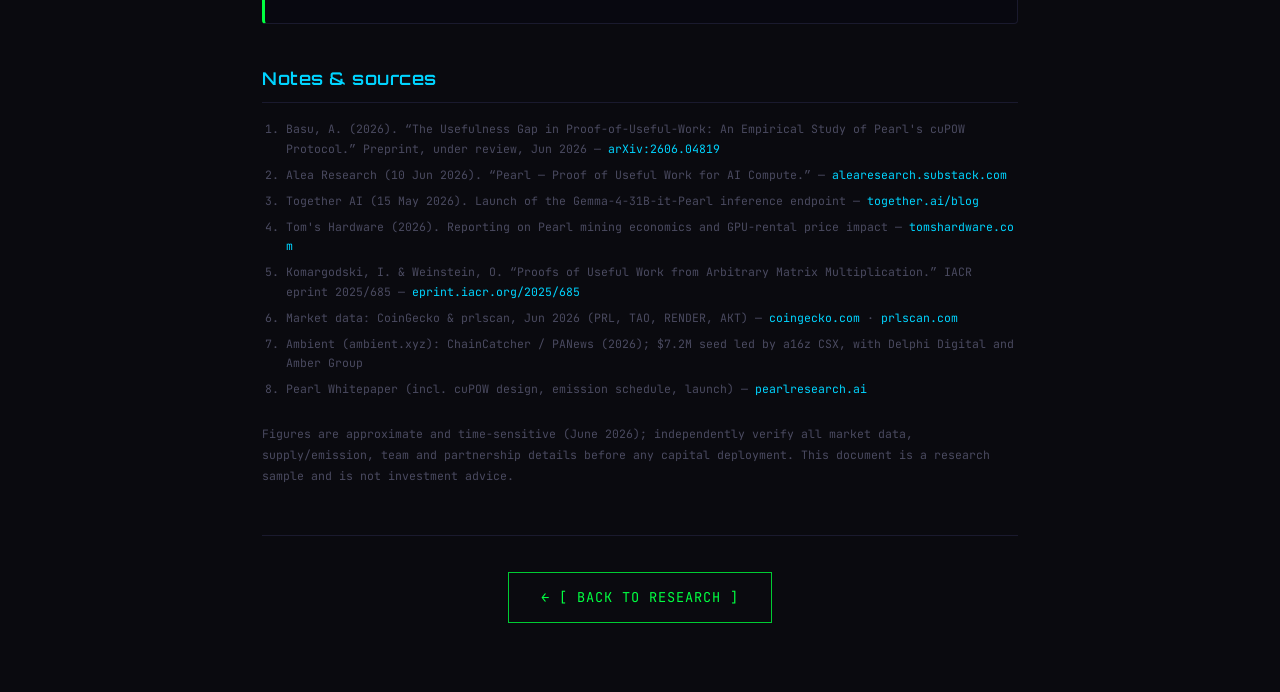
<file: blog/pearl-prl-investment-memo.html>
<!DOCTYPE html>
<html lang="en">
<head>
  <meta charset="UTF-8">
  <meta name="viewport" content="width=device-width, initial-scale=1.0">
  <title>Pearl (PRL) Investment Memo | Pierandrea</title>
  <meta name="description" content="Investment memorandum on Pearl (PRL), the first live Proof-of-Useful-Work L1 for AI compute. Thesis, team, competitive landscape, token economics, risks, and trade construction.">
  <link rel="preconnect" href="https://fonts.googleapis.com">
  <link rel="preconnect" href="https://fonts.gstatic.com" crossorigin>
  <link href="https://fonts.googleapis.com/css2?family=JetBrains+Mono:wght@300;400;500;600;700&family=Orbitron:wght@400;500;600;700;800;900&display=swap" rel="stylesheet">
  <link rel="stylesheet" href="../css/style.css">
  <style>
    /* Article-specific styles */
    .article-container {
      max-width: 820px;
      margin: 0 auto;
      padding: 6rem 2rem 4rem;
      position: relative;
      z-index: 1;
    }
    .article-back {
      display: inline-flex;
      align-items: center;
      gap: 0.5rem;
      color: var(--text-dim);
      font-size: 0.8rem;
      margin-bottom: 2rem;
      transition: var(--transition);
    }
    .article-back:hover { color: var(--green); }
    .article-header {
      margin-bottom: 3rem;
      padding-bottom: 2rem;
      border-bottom: 1px solid var(--border);
    }
    .article-tag-row {
      display: flex;
      flex-wrap: wrap;
      gap: 0.4rem;
      margin-bottom: 1rem;
    }
    .article-title {
      font-family: var(--font-display);
      font-size: 1.6rem;
      font-weight: 700;
      color: var(--green);
      text-shadow: var(--glow-green);
      line-height: 1.4;
      margin-bottom: 1rem;
    }
    .article-meta {
      display: flex;
      flex-wrap: wrap;
      gap: 1.5rem;
      font-size: 0.75rem;
      color: var(--text-dim);
    }
    .article-meta span { display: flex; align-items: center; gap: 0.3rem; }
    .article-body h2 {
      font-family: var(--font-display);
      font-size: 1.1rem;
      font-weight: 600;
      color: var(--cyan);
      margin: 2.5rem 0 1rem;
      padding-bottom: 0.5rem;
      border-bottom: 1px solid var(--border);
      letter-spacing: 0.5px;
    }
    .article-body h3 {
      font-size: 1rem;
      font-weight: 600;
      color: var(--amber);
      margin: 2rem 0 0.8rem;
    }
    .article-body p {
      font-size: 0.9rem;
      line-height: 1.85;
      color: var(--text-primary);
      margin-bottom: 1.2rem;
    }
    .article-body strong {
      color: var(--green);
      font-weight: 600;
    }
    .article-body em {
      color: var(--text-secondary);
      font-style: italic;
    }
    .article-body ul, .article-body ol {
      margin: 1rem 0 1.5rem 1.5rem;
      font-size: 0.9rem;
      line-height: 1.85;
      color: var(--text-primary);
    }
    .article-body li {
      margin-bottom: 0.5rem;
    }
    .article-body code {
      background: rgba(0, 255, 65, 0.08);
      border: 1px solid rgba(0, 255, 65, 0.15);
      padding: 0.15rem 0.4rem;
      border-radius: 3px;
      font-size: 0.82rem;
      color: var(--green);
    }
    .callout {
      background: var(--bg-terminal);
      border: 1px solid var(--border);
      border-left: 3px solid var(--amber);
      border-radius: 4px;
      padding: 1.2rem 1.5rem;
      margin: 1.5rem 0;
    }
    .callout-red { border-left-color: var(--red); }
    .callout-green { border-left-color: var(--green); }
    .callout-cyan { border-left-color: var(--cyan); }
    .callout p { margin-bottom: 0.5rem; }
    .callout p:last-child { margin-bottom: 0; }
    .stat-highlight {
      display: inline-block;
      background: rgba(0, 255, 65, 0.08);
      border: 1px solid rgba(0, 255, 65, 0.2);
      padding: 0.3rem 0.8rem;
      border-radius: 3px;
      font-weight: 600;
      color: var(--green);
      margin: 0.2rem 0;
    }
    .stat-highlight.red {
      background: rgba(255, 51, 51, 0.08);
      border-color: rgba(255, 51, 51, 0.2);
      color: var(--red);
    }
    .stat-highlight.amber {
      background: rgba(255, 184, 0, 0.08);
      border-color: rgba(255, 184, 0, 0.2);
      color: var(--amber);
    }
    .tldr-box {
      background: var(--bg-terminal);
      border: 1px solid var(--magenta-dim);
      border-radius: 6px;
      padding: 1.5rem;
      margin: 2rem 0;
    }
    .tldr-box h3 {
      color: var(--magenta) !important;
      margin-top: 0 !important;
    }
    .tldr-box ul {
      list-style: none;
      margin-left: 0 !important;
    }
    .tldr-box li::before {
      content: '>';
      color: var(--magenta);
      margin-right: 0.5rem;
      font-weight: 700;
    }
    /* Key metrics strip */
    .metrics-grid {
      display: grid;
      grid-template-columns: repeat(auto-fit, minmax(105px, 1fr));
      gap: 0.6rem;
      margin: 1.5rem 0 2rem;
    }
    .metric-cell {
      background: var(--bg-terminal);
      border: 1px solid var(--border);
      border-radius: 4px;
      padding: 0.8rem 0.6rem;
      text-align: center;
    }
    .metric-value {
      display: block;
      font-weight: 700;
      font-size: 0.95rem;
      color: var(--green);
    }
    .metric-label {
      display: block;
      font-size: 0.62rem;
      letter-spacing: 0.5px;
      color: var(--text-dim);
      margin-top: 0.3rem;
      text-transform: uppercase;
    }
    /* Data tables */
    .data-table {
      width: 100%;
      border-collapse: collapse;
      font-size: 0.78rem;
      line-height: 1.6;
      margin: 1.2rem 0 1.8rem;
    }
    .data-table th {
      background: rgba(0, 255, 255, 0.06);
      color: var(--cyan);
      text-align: left;
      padding: 0.6rem 0.7rem;
      border: 1px solid var(--border);
      font-weight: 600;
      letter-spacing: 0.5px;
    }
    .data-table td {
      padding: 0.6rem 0.7rem;
      border: 1px solid var(--border);
      color: var(--text-primary);
      vertical-align: top;
    }
    .data-table td strong { color: var(--green); }
    .table-scroll { overflow-x: auto; }
    .sources-list {
      font-size: 0.72rem !important;
      color: var(--text-dim) !important;
      line-height: 1.7 !important;
    }
    .sources-list li { margin-bottom: 0.4rem; }
    .sources-list a { color: var(--cyan); word-break: break-all; }
    .article-footer {
      margin-top: 3rem;
      padding-top: 2rem;
      border-top: 1px solid var(--border);
      text-align: center;
    }
    .article-footer a {
      display: inline-block;
      padding: 0.8rem 2rem;
      border: 1px solid var(--green-dim);
      color: var(--green);
      font-family: var(--font-mono);
      font-size: 0.85rem;
      letter-spacing: 1px;
      transition: var(--transition);
      margin: 0.3rem;
    }
    .article-footer a:hover {
      background: rgba(0, 255, 65, 0.1);
      box-shadow: var(--glow-green);
    }
    @media (max-width: 600px) {
      .article-container { padding: 5rem 1.2rem 3rem; }
      .article-title { font-size: 1.2rem; }
    }
  </style>
</head>
<body>

  <canvas id="matrix-bg"></canvas>
  <div id="scanlines"></div>

  <!-- NAV -->
  <nav id="navbar" class="visible" style="opacity:1; pointer-events:all;">
    <div class="nav-container">
      <a href="../index.html#hero" class="nav-logo">
        <span class="logo-bracket">[</span>
        <span class="logo-text">P:</span><span class="logo-slash">//</span>
        <span class="logo-bracket">]</span>
      </a>
      <div class="nav-links">
        <a href="../index.html#about" class="nav-link"><span class="nav-prefix">$</span> about</a>
        <a href="../index.html#experience" class="nav-link"><span class="nav-prefix">$</span> experience</a>
        <a href="../index.html#investments" class="nav-link"><span class="nav-prefix">$</span> investments</a>
        <a href="../index.html#skills" class="nav-link"><span class="nav-prefix">$</span> skills</a>
        <a href="../index.html#blog" class="nav-link active"><span class="nav-prefix">$</span> blog</a>
      </div>
      <button id="nav-hamburger" class="hamburger" aria-label="Menu">
        <span></span><span></span><span></span>
      </button>
    </div>
  </nav>

  <!-- ARTICLE -->
  <article class="article-container">

    <a href="../index.html#blog" class="article-back">&larr; Back to Research</a>

    <header class="article-header">
      <div class="article-tag-row">
        <span class="blog-tag">#Research</span>
        <span class="blog-tag">#InvestmentMemo</span>
        <span class="blog-tag">#AI</span>
        <span class="blog-tag">#PoUW</span>
        <span class="blog-tag">#L1</span>
      </div>
      <h1 class="article-title">Investment Memorandum &mdash; Pearl (PRL): The First Working Proof-of-Useful-Work Chain for AI Compute</h1>
      <div class="article-meta">
        <span><span class="highlight-green">Pierandrea Rollo</span></span>
        <span>June 2026</span>
        <span>14 min read</span>
      </div>
    </header>

    <div class="article-body">

      <div class="callout">
        <p>
          <strong>Note:</strong> internal investment analysis written in June 2026, published here as a research sample.
          All figures are as of June 2026 and time-sensitive &mdash; verify before relying on them.
          <em>Nothing here is investment advice.</em>
        </p>
      </div>

      <!-- RECOMMENDATION -->
      <div class="tldr-box">
        <h3>RECOMMENDATION &mdash; ACCUMULATE (venture-sized long)</h3>
        <ul>
          <li><strong>Conviction: Medium-High.</strong> Buy the first working Proof-of-Useful-Work chain for AI compute, early.</li>
          <li>Six weeks from mainnet: serious academic team, <strong>fair launch (no premine)</strong>, landmark <strong>Together AI</strong> integration, ~$95M circulating cap vs an AI-compute category at $3B+ (Bittensor) </li>
          <li>The optically large ~$929M FDV is a weak signal given a decades-long emission tail &mdash; the market is underpricing an early, potentially category-defining asset</li>
          <li><strong>Action:</strong> (1) accumulate spot on a staged basis; (2) run mining alongside to lower cost basis and stay close to the network; (3) add on milestones (FP upgrade, new integrations, rising paid-inference share)</li>
          <li>Venture-size the position given the early stage; let adoption compound it</li>
        </ul>
      </div>

      <div class="metrics-grid">
        <div class="metric-cell"><span class="metric-value">~$0.44</span><span class="metric-label">PRL price</span></div>
        <div class="metric-cell"><span class="metric-value">~$95M</span><span class="metric-label">Mkt cap</span></div>
        <div class="metric-cell"><span class="metric-value">~$929M</span><span class="metric-label">FDV</span></div>
        <div class="metric-cell"><span class="metric-value">213.8M / 2.1B</span><span class="metric-label">Circ / max supply</span></div>
        <div class="metric-cell"><span class="metric-value">~24&ndash;33 EH/s</span><span class="metric-label">Hashrate</span></div>
        <div class="metric-cell"><span class="metric-value">194s</span><span class="metric-label">Block time</span></div>
        <div class="metric-cell"><span class="metric-value">27 Apr 2026</span><span class="metric-label">Mainnet</span></div>
      </div>

      <p style="font-size: 0.75rem; color: var(--text-dim);">
        Sources: CoinGecko / prlscan, Jun 2026. PRL is volatile (the Basu study cited ~$0.76 in late May).
        Listed on SafeTrade and smaller venues &mdash; thin liquidity.
      </p>

      <!-- 1 -->
      <h2>1. What Pearl is</h2>
      <p>
        Pearl is a Bitcoin-style Layer-1 (UTXO, longest-chain) that replaces SHA-256 hashing with
        <strong>matrix multiplication</strong> &mdash; the core operation of AI training and inference &mdash;
        as its proof-of-work (the &lsquo;cuPOW&rsquo; / Proof-of-Useful-Work design). Via a drop-in vLLM kernel,
        a GPU serving a live AI workload can, in principle, emit valid PoW as a near-zero-overhead side-effect
        (&ldquo;two-for-one&rdquo;): the same cycle secures the chain and does useful inference.
      </p>
      <p>
        Issuance is tied to verifiable MatMuls; privacy via ZK-SNARK; plausible ASIC-resistance because MatMul
        is already the chip industry's optimization target. Fixed 2.1B supply, ~194s blocks, smooth polynomial
        emission (~half over 4 years, long tail thereafter). Mainnet live since 27 April 2026.
      </p>

      <!-- 2 -->
      <h2>2. Investment thesis (bull)</h2>
      <ul>
        <li>
          <strong>A token indexed to compute.</strong> If usefulness is realized, PRL value tracks the worldwide
          cost of useful compute &mdash; arguably the fastest-growing input in the economy. The whitepaper's
          equilibrium model implies the token roughly tracks (and slightly outpaces) global compute spend.
        </li>
        <li>
          <strong>A structural cost edge.</strong> A provider already serving inference mines at only ~&tau;&middot;C
          overhead (~10% of compute price), so it can out-mine pure-PoW rigs and effectively subsidize its own AI
          costs &mdash; a real reason for AI shops to adopt (validated commercially by Together AI).
        </li>
        <li>
          <strong>Credible novelty + small cap.</strong> A peer-reviewed cryptographic core and a top-tier academic
          team, at ~$95M circulating cap &mdash; a fraction of Bittensor/Render. If the model works, the re-rating
          runway toward category leaders is large.
        </li>
      </ul>

      <!-- 3 -->
      <h2>3. Team &amp; provenance</h2>
      <ul>
        <li>
          <strong>Omri Weinstein</strong> &mdash; co-founder/CEO; complexity theorist (Princeton PhD; ex-Columbia CS
          faculty; Hebrew University). A serious, non-anonymous academic founder.
        </li>
        <li>
          <strong>Ilan Komargodski</strong> &mdash; cryptographer; co-author of the underlying cuPOW construction,
          published and peer-style reviewed.
        </li>
        <li>
          <strong>Diligence note:</strong> the team confirms <strong>no premine (fair launch)</strong> &mdash; a genuine
          positive for distribution and insider-dump risk. Still undisclosed: any formal entity/foundation, treasury,
          and the ongoing funding model (see &sect;6 &amp; &sect;9).
        </li>
      </ul>

      <div class="callout callout-cyan">
        <p>
          <strong>Primary-source access (author):</strong> direct lines within the Pearl ecosystem &mdash;
          Omri Weinstein (founder), plus the founders of AlphaPool and PearlFortune (the two main mining pools).
          First-hand diligence on the metrics that decide the thesis &mdash; real hashrate, the genuine-inference vs
          random-MatMul split, miner economics, and roadmap intent &mdash; ahead of public data.
        </p>
      </div>

      <!-- 4 -->
      <h2>4. Traction &amp; catalysts</h2>
      <ul>
        <li>
          <strong>Together AI partnership (15 May 2026)</strong> &mdash; exclusive Gemma-4-31B-it-Pearl inference
          endpoint priced &gt;25% below market, with the discount underwritten by PRL emissions. First live
          &lsquo;2-for-1&rsquo; product and the single most important external validation of the thesis.
        </li>
        <li>
          <strong>Live network &amp; mining rush</strong> &mdash; ~24&ndash;33 EH/s within weeks of mainnet; strong
          early miner interest (though profitability has compressed as difficulty rose).
        </li>
        <li>
          <strong>Open infra</strong> &mdash; public GitHub, Hugging Face models, block explorer (prlscan), compute
          platform &mdash; lowers integration friction for future partners.
        </li>
        <li>
          <strong>Forward catalysts</strong> &mdash; the floating-point / approximate-MatMul upgrade (to onboard
          BF16/FP8 training &amp; low-precision inference); additional cloud/AI-lab integrations; a PRL-settled
          compute marketplace; tier-1 exchange listings (liquidity).
        </li>
      </ul>

      <!-- 5 -->
      <h2>5. Competitive landscape &amp; funding</h2>
      <div class="table-scroll">
        <table class="data-table">
          <thead>
            <tr>
              <th>Project</th>
              <th>Approach</th>
              <th>Useful work verified?</th>
              <th>Valuation / funding (Jun 2026)</th>
            </tr>
          </thead>
          <tbody>
            <tr>
              <td><strong>Pearl (PRL)</strong></td>
              <td>PoUW L1; mining = noised INT MatMul</td>
              <td>No &mdash; accepts random matrices (Basu 2026)</td>
              <td>~$95M mcap / ~$929M FDV; fair launch, no premine; no disclosed entity/round</td>
            </tr>
            <tr>
              <td><strong>Ambient</strong></td>
              <td>Solana-fork PoW L1; Proof-of-Logits on a 600B+ model</td>
              <td>Yes &mdash; verifies real inference of a specific model (~0.1% overhead)</td>
              <td>Pre-token; $7.2M seed (a16z CSX, Delphi, Amber)</td>
            </tr>
            <tr>
              <td><strong>Bittensor (TAO)</strong></td>
              <td>Incentivized intelligence subnets</td>
              <td>Partial &mdash; subnet-scored</td>
              <td>~$3.1B mkt cap</td>
            </tr>
            <tr>
              <td><strong>Render (RENDER)</strong></td>
              <td>DePIN GPU-render marketplace</td>
              <td>N/A &mdash; buyers pay for compute</td>
              <td>~$0.9B mkt cap</td>
            </tr>
            <tr>
              <td><strong>Akash (AKT)</strong></td>
              <td>DePIN compute marketplace</td>
              <td>N/A &mdash; buyers pay for compute</td>
              <td>~$230M mkt cap</td>
            </tr>
          </tbody>
        </table>
      </div>
      <p>
        <strong>Key competitive read:</strong> Pearl wins on simplicity, overhead and hardware-agnosticism, but its
        moat is contestable. Ambient's Proof-of-Logits verifies that real inference of a specific model actually
        happened &mdash; directly closing the usefulness gap Pearl cannot. If the market comes to price
        &lsquo;verifiable usefulness&rsquo;, Ambient (a16z-backed) is the principal threat to Pearl's narrative.
      </p>

      <!-- 6 -->
      <h2>6. Key risks &amp; what we monitor</h2>
      <p>
        These are the things that must go right; we view them as <strong>early-stage execution items, not
        disqualifiers</strong> for a six-week-old network, and they are precisely why the entry price is still low.
      </p>
      <ul>
        <li>
          <strong>Useful-work adoption is still ramping.</strong> As expected this early, today's mining is largely
          security-driven rather than serving paid inference (an independent study measured a high random-MatMul
          share). This is exactly the gap the floating-point upgrade and partner integrations are built to close
          &mdash; and the reason the asset is still cheap. We treat rising paid-inference share as the key value
          trigger, not a thesis-breaker.
        </li>
        <li>
          <strong>The &lsquo;open loop&rsquo;.</strong> No marketplace yet where buyers pay PRL for inference; rewards
          accrue to any valid block regardless of real demand. If adoption stays concentrated on one partner
          (Together), PRL stays speculative.
        </li>
        <li>
          <strong>Stewardship / roadmap continuity.</strong> A fair launch with no premine is great for fairness but
          means no large foundation treasury is visibly funding the roadmap &mdash; the FP upgrade, integrations and
          a PRL-settled marketplace are exactly the business-development work that can stall if no funded party
          drives it once early momentum fades.
        </li>
        <li>
          <strong>Reflexive miner economics.</strong> Reported RTX-5090 daily revenue roughly halved (to ~$17) since
          April as difficulty rose; budget-GPU ROI is marginal &mdash; fragile, price-dependent security.
        </li>
        <li>
          <strong>Competition.</strong> Ambient and verifiable-ML approaches could capture the &lsquo;honest useful
          work&rsquo; narrative.
        </li>
        <li>
          <strong>Liquidity &amp; disclosure.</strong> Thin venues (SafeTrade), ~10% circulating, undisclosed
          insider/treasury allocation &rarr; exit risk and supply-overhang uncertainty.
        </li>
        <li>
          <strong>Externality / reputational.</strong> Basu estimates ~$600K/yr cost to the research community from
          GPU-rental inflation; weigh headline risk of backing &lsquo;AI-washed&rsquo; PoW.
        </li>
      </ul>

      <!-- 7 -->
      <h2>7. Token economics &amp; valuation</h2>
      <p>
        <strong>FDV is the wrong anchor.</strong> The polynomial emission releases ~half of the 2.1B supply over
        ~4 years with a long tail to full dilution (decades), so near-term sell pressure is modest and the ~$929M FDV
        overstates dilution risk. The relevant lens is <strong>circulating market cap (~$95M)</strong>, on which Pearl
        is small versus the category. A fair launch with no premine further limits insider-overhang risk. We frame
        the position as a binary, venture-style payoff rather than a precision DCF:
      </p>
      <div class="table-scroll">
        <table class="data-table">
          <thead>
            <tr>
              <th>Scenario</th>
              <th>What happens</th>
              <th>~Prob.</th>
              <th>Implied mkt cap</th>
              <th>Return vs ~$95M</th>
            </tr>
          </thead>
          <tbody>
            <tr>
              <td><strong>Bear</strong></td>
              <td>Usefulness never verifiable; narrative fades; security unwinds as miners exit</td>
              <td>25&ndash;30%</td>
              <td>~$15&ndash;40M</td>
              <td><span style="color: var(--red);">&minus;60% to &minus;85%</span></td>
            </tr>
            <tr>
              <td><strong>Base</strong></td>
              <td>Stays a speculative AI-narrative L1; Together holds but adoption narrow</td>
              <td>45%</td>
              <td>~$95&ndash;250M</td>
              <td><span style="color: var(--amber);">0 to ~2.5x</span></td>
            </tr>
            <tr>
              <td><strong>Bull</strong></td>
              <td>FP upgrade + verifiable usefulness + multiple integrations; re-rates toward TAO/RENDER tier</td>
              <td>25&ndash;30%</td>
              <td>~$0.7&ndash;3B</td>
              <td><span style="color: var(--green);">~7x to ~30x</span></td>
            </tr>
          </tbody>
        </table>
      </div>
      <p>
        Probability-weighted, the payoff is <strong>clearly positive and convex</strong>: limited absolute downside at
        a ~$95M cap against a credible path to the $1B+ tier. That supports accumulating a venture-sized position now
        and adding on milestones, using mining to lower the average cost basis (and as a real-world hedge: if adoption
        lags you still keep the GPU output).
      </p>

      <!-- 8 -->
      <h2>8. Recommended trade construction</h2>
      <ul>
        <li>
          <strong>Primary &mdash; mining optionality.</strong> Run the Pearl plugin on inference workloads we (or a
          partner GPU provider) would run anyway, accruing PRL at ~&tau;&middot;C cost basis. Asymmetric,
          narrative-independent, and self-hedging.
        </li>
        <li>
          <strong>Secondary &mdash; small spot starter.</strong> &le;25&ndash;50 bps of book, sized to be fully
          writable-off. No averaging down on narrative; adds are trigger-based only.
        </li>
        <li>
          <strong>Adds (scale in) only if BOTH fire:</strong> (i) a protocol/upgrade that makes usefulness
          <em>verifiable</em> (not just possible); (ii) a measurable rise in hashrate tied to real, paid inference
          (multiple Together-like integrations).
        </li>
        <li>
          <strong>Invalidation / exit:</strong> FP upgrade slips &gt;12 months with no usefulness enforcement;
          paid-inference share stays ~0; a competitor (e.g. Ambient) captures the verifiable-usefulness narrative
          with traction; large insider/treasury supply hits thin liquidity.
        </li>
        <li>
          <strong>Monitoring KPIs (prlscan + partners):</strong> share of hashrate doing genuine inference vs random
          MatMul; # of commercial integrations &amp; PRL-settled volume; miner ROI &amp; hashrate stability; exchange
          depth/liquidity; any team/treasury disclosure.
        </li>
      </ul>

      <!-- 9 -->
      <h2>9. Open diligence questions</h2>
      <ul>
        <li>
          <strong>Token distribution:</strong> team confirms no premine; open items are treasury/funding model and
          any early-miner concentration enabled by the low initial difficulty.
        </li>
        <li>
          <strong>Real economic demand:</strong> Together is a genuine economic launch but a single partner &mdash;
          does paid usage broaden to multiple providers, or stay concentrated on one integration?
        </li>
        <li>
          <strong>Roadmap credibility</strong> &amp; timeline for the floating-point PoUW upgrade and on-chain
          compute marketplace.
        </li>
        <li>
          <strong>Liquidity &amp; listings:</strong> not yet on major exchanges (SafeTrade + small venues only) &mdash;
          realistic exit size, slippage, and a credible tier-1 listing path are key unknowns.
        </li>
      </ul>

      <div class="callout callout-green">
        <p>
          <strong>Bottom line:</strong> an early, mispriced bet on the first working Proof-of-Useful-Work chain for
          AI compute. Strong team, fair launch, genuine commercial validation (Together AI), and a small market cap
          relative to the opportunity. We recommend accumulating with venture-style sizing and letting adoption and
          the roadmap compound the position.
        </p>
      </div>

      <!-- SOURCES -->
      <h2>Notes &amp; sources</h2>
      <ol class="sources-list">
        <li>
          Basu, A. (2026). &ldquo;The Usefulness Gap in Proof-of-Useful-Work: An Empirical Study of Pearl's cuPOW
          Protocol.&rdquo; Preprint, under review, Jun 2026 &mdash;
          <a href="https://arxiv.org/abs/2606.04819" target="_blank">arXiv:2606.04819</a>
        </li>
        <li>
          Alea Research (10 Jun 2026). &ldquo;Pearl &mdash; Proof of Useful Work for AI Compute.&rdquo; &mdash;
          <a href="https://alearesearch.substack.com/p/pearl-proof-of-useful-work-for-ai" target="_blank">alearesearch.substack.com</a>
        </li>
        <li>
          Together AI (15 May 2026). Launch of the Gemma-4-31B-it-Pearl inference endpoint &mdash;
          <a href="https://www.together.ai/blog/together-ai-partners-with-pearl-research-labs" target="_blank">together.ai/blog</a>
        </li>
        <li>
          Tom's Hardware (2026). Reporting on Pearl mining economics and GPU-rental price impact &mdash;
          <a href="https://www.tomshardware.com" target="_blank">tomshardware.com</a>
        </li>
        <li>
          Komargodski, I. &amp; Weinstein, O. &ldquo;Proofs of Useful Work from Arbitrary Matrix Multiplication.&rdquo;
          IACR eprint 2025/685 &mdash;
          <a href="https://eprint.iacr.org/2025/685.pdf" target="_blank">eprint.iacr.org/2025/685</a>
        </li>
        <li>
          Market data: CoinGecko &amp; prlscan, Jun 2026 (PRL, TAO, RENDER, AKT) &mdash;
          <a href="https://www.coingecko.com" target="_blank">coingecko.com</a> &middot;
          <a href="https://prlscan.com" target="_blank">prlscan.com</a>
        </li>
        <li>
          Ambient (ambient.xyz): ChainCatcher / PANews (2026); $7.2M seed led by a16z CSX, with Delphi Digital and
          Amber Group
        </li>
        <li>
          Pearl Whitepaper (incl. cuPOW design, emission schedule, launch) &mdash;
          <a href="https://pearlresearch.ai" target="_blank">pearlresearch.ai</a>
        </li>
      </ol>
      <p style="font-size: 0.72rem; color: var(--text-dim);">
        Figures are approximate and time-sensitive (June 2026); independently verify all market data, supply/emission,
        team and partnership details before any capital deployment. This document is a research sample and is not
        investment advice.
      </p>

    </div>

    <footer class="article-footer">
      <a href="../index.html#blog">&larr; [ BACK TO RESEARCH ]</a>
    </footer>

  </article>

  <!-- Minimal matrix rain for article page -->
  <script>
    const canvas = document.getElementById('matrix-bg');
    const ctx = canvas.getContext('2d');
    function resize() { canvas.width = window.innerWidth; canvas.height = window.innerHeight; }
    resize();
    window.addEventListener('resize', resize);
    const chars = 'アイウエオカキクケコ0123456789ABCDEF';
    const fs = 14;
    let cols = Math.floor(canvas.width / fs);
    let drops = Array(cols).fill(1);
    function draw() {
      ctx.fillStyle = 'rgba(10,10,15,0.05)';
      ctx.fillRect(0, 0, canvas.width, canvas.height);
      ctx.fillStyle = '#00ff41';
      ctx.font = fs + 'px monospace';
      for (let i = 0; i < drops.length; i++) {
        ctx.fillText(chars[Math.floor(Math.random() * chars.length)], i * fs, drops[i] * fs);
        if (drops[i] * fs > canvas.height && Math.random() > 0.975) drops[i] = 0;
        drops[i]++;
      }
    }
    setInterval(draw, 50);
    window.addEventListener('resize', function () {
      cols = Math.floor(canvas.width / fs);
      drops = Array(cols).fill(1);
    });
  </script>

</body>
</html>
</file>
<file: css/style.css>
/* ============================================
   PIERANDREA // CYBERPUNK TERMINAL PORTFOLIO
   ============================================ */

/* --- VARIABLES --- */
:root {
  --bg-primary: #0a0a0f;
  --bg-secondary: #0d0d15;
  --bg-tertiary: #12121a;
  --bg-card: #0c0c14;
  --bg-terminal: #080810;
  --green: #00ff41;
  --green-dim: #00cc33;
  --green-dark: #003b10;
  --cyan: #00d4ff;
  --cyan-dim: #0099bb;
  --magenta: #ff0080;
  --magenta-dim: #cc0066;
  --amber: #ffb800;
  --amber-dim: #cc9300;
  --red: #ff3333;
  --text-primary: #c8c8d0;
  --text-secondary: #8888a0;
  --text-dim: #4a4a60;
  --border: #1a1a2e;
  --border-glow: #1e1e3a;
  --glow-green: 0 0 10px rgba(0, 255, 65, 0.3), 0 0 40px rgba(0, 255, 65, 0.1);
  --glow-cyan: 0 0 10px rgba(0, 212, 255, 0.3), 0 0 40px rgba(0, 212, 255, 0.1);
  --glow-magenta: 0 0 10px rgba(255, 0, 128, 0.3), 0 0 40px rgba(255, 0, 128, 0.1);
  --glow-amber: 0 0 10px rgba(255, 184, 0, 0.3), 0 0 40px rgba(255, 184, 0, 0.1);
  --font-mono: 'JetBrains Mono', 'Fira Code', 'Cascadia Code', 'Consolas', monospace;
  --font-display: 'Orbitron', 'JetBrains Mono', monospace;
  --transition: 0.3s cubic-bezier(0.4, 0, 0.2, 1);
}

/* --- RESET --- */
*,
*::before,
*::after {
  margin: 0;
  padding: 0;
  box-sizing: border-box;
}

html {
  scroll-behavior: smooth;
  scrollbar-width: thin;
  scrollbar-color: var(--green-dim) var(--bg-secondary);
}

body {
  font-family: var(--font-mono);
  background: var(--bg-primary);
  color: var(--text-primary);
  line-height: 1.7;
  overflow-x: hidden;
  -webkit-font-smoothing: antialiased;
}

::selection {
  background: var(--green);
  color: var(--bg-primary);
}

::-webkit-scrollbar { width: 8px; }
::-webkit-scrollbar-track { background: var(--bg-secondary); }
::-webkit-scrollbar-thumb {
  background: var(--green-dark);
  border-radius: 4px;
}
::-webkit-scrollbar-thumb:hover { background: var(--green-dim); }

a {
  color: var(--cyan);
  text-decoration: none;
  transition: var(--transition);
}
a:hover { color: var(--green); }

.hidden { opacity: 0; pointer-events: none; }

.container {
  max-width: 1200px;
  margin: 0 auto;
  padding: 0 2rem;
}

/* --- BOOT SCREEN --- */
#boot-screen {
  position: fixed;
  inset: 0;
  z-index: 10000;
  background: var(--bg-primary);
  display: flex;
  align-items: center;
  justify-content: center;
  transition: opacity 0.8s ease, visibility 0.8s ease;
}
#boot-screen.done {
  opacity: 0;
  visibility: hidden;
  pointer-events: none;
}
.boot-content {
  max-width: 700px;
  width: 90%;
  font-size: 0.85rem;
}
#boot-log {
  min-height: 200px;
}
#boot-log .boot-line {
  opacity: 0;
  animation: bootFadeIn 0.15s forwards;
  white-space: nowrap;
}
#boot-log .boot-line .ok { color: var(--green); }
#boot-log .boot-line .fail { color: var(--red); }
#boot-log .boot-line .warn { color: var(--amber); }
#boot-log .boot-line .info { color: var(--cyan); }
#boot-log .boot-line .label { color: var(--text-dim); }
.boot-skip {
  margin-top: 2rem;
  color: var(--text-dim);
  font-size: 0.7rem;
  text-align: center;
  animation: blink 1.5s infinite;
}
@keyframes bootFadeIn {
  to { opacity: 1; }
}

/* --- BACKGROUND EFFECTS --- */
#matrix-bg {
  position: fixed;
  inset: 0;
  z-index: 0;
  opacity: 0.06;
  pointer-events: none;
}
#scanlines {
  position: fixed;
  inset: 0;
  z-index: 9998;
  pointer-events: none;
  background: repeating-linear-gradient(
    0deg,
    transparent,
    transparent 2px,
    rgba(0, 0, 0, 0.08) 2px,
    rgba(0, 0, 0, 0.08) 4px
  );
}
#crt-flicker {
  position: fixed;
  inset: 0;
  z-index: 9997;
  pointer-events: none;
  animation: crtFlicker 0.1s infinite;
  opacity: 0;
}
@keyframes crtFlicker {
  0%, 100% { opacity: 0; }
  50% { opacity: 0.015; background: rgba(0, 255, 65, 0.02); }
}

/* --- NAVIGATION --- */
#navbar {
  position: fixed;
  top: 0;
  left: 0;
  right: 0;
  z-index: 9000;
  background: rgba(10, 10, 15, 0.92);
  backdrop-filter: blur(12px);
  border-bottom: 1px solid var(--border);
  transition: opacity 0.5s ease, transform 0.3s ease;
  padding: 0;
}
#navbar.visible {
  opacity: 1;
  pointer-events: all;
}
.nav-container {
  max-width: 1200px;
  margin: 0 auto;
  display: flex;
  align-items: center;
  justify-content: space-between;
  padding: 0.8rem 2rem;
}
.nav-logo {
  font-family: var(--font-display);
  font-size: 1.1rem;
  font-weight: 700;
  color: var(--green) !important;
  letter-spacing: 2px;
  text-shadow: var(--glow-green);
}
.logo-bracket { color: var(--text-dim); }
.logo-slash { color: var(--cyan); }
.nav-links {
  display: flex;
  gap: 1.5rem;
}
.nav-link {
  color: var(--text-secondary) !important;
  font-size: 0.8rem;
  font-weight: 400;
  letter-spacing: 0.5px;
  padding: 0.3rem 0;
  position: relative;
  transition: var(--transition);
}
.nav-link::after {
  content: '';
  position: absolute;
  bottom: -2px;
  left: 0;
  width: 0;
  height: 1px;
  background: var(--green);
  box-shadow: var(--glow-green);
  transition: width 0.3s ease;
}
.nav-link:hover,
.nav-link.active {
  color: var(--green) !important;
}
.nav-link:hover::after,
.nav-link.active::after {
  width: 100%;
}
.nav-prefix {
  color: var(--green);
  margin-right: 2px;
}
.terminal-btn {
  background: transparent;
  border: 1px solid var(--green-dim);
  color: var(--green);
  font-family: var(--font-mono);
  font-size: 0.85rem;
  padding: 0.4rem 0.8rem;
  cursor: pointer;
  transition: var(--transition);
  border-radius: 2px;
}
.terminal-btn:hover {
  background: rgba(0, 255, 65, 0.1);
  box-shadow: var(--glow-green);
}
.hamburger {
  display: none;
  flex-direction: column;
  gap: 5px;
  background: none;
  border: none;
  cursor: pointer;
  padding: 4px;
}
.hamburger span {
  display: block;
  width: 22px;
  height: 2px;
  background: var(--green);
  transition: var(--transition);
}
.hamburger.active span:nth-child(1) { transform: rotate(45deg) translate(5px, 5px); }
.hamburger.active span:nth-child(2) { opacity: 0; }
.hamburger.active span:nth-child(3) { transform: rotate(-45deg) translate(5px, -5px); }
.mobile-menu {
  display: none;
  flex-direction: column;
  gap: 0.5rem;
  padding: 1rem 2rem 1.5rem;
  border-top: 1px solid var(--border);
}
.mobile-menu.open {
  display: flex;
}

/* --- TERMINAL WINDOW COMPONENT --- */
.terminal-window {
  background: var(--bg-terminal);
  border: 1px solid var(--border);
  border-radius: 6px;
  overflow: hidden;
  transition: border-color var(--transition), box-shadow var(--transition);
}
.terminal-window:hover {
  border-color: var(--border-glow);
  box-shadow: 0 0 30px rgba(0, 255, 65, 0.05);
}
.terminal-bar {
  display: flex;
  align-items: center;
  gap: 0.8rem;
  padding: 0.6rem 1rem;
  background: rgba(255, 255, 255, 0.02);
  border-bottom: 1px solid var(--border);
}
.terminal-dots {
  display: flex;
  gap: 6px;
}
.dot {
  width: 10px;
  height: 10px;
  border-radius: 50%;
}
.dot-red { background: #ff5f57; }
.dot-yellow { background: #febc2e; }
.dot-green { background: #28c840; }
.terminal-title {
  font-size: 0.7rem;
  color: var(--text-dim);
  flex: 1;
}
.terminal-minimize {
  color: var(--text-dim);
  font-size: 0.7rem;
}
.terminal-body {
  padding: 1.5rem;
}

/* --- SECTION COMMON --- */
.section {
  padding: 6rem 0;
  position: relative;
  z-index: 1;
}
.section-header {
  margin-bottom: 3rem;
}
.section-prompt {
  font-size: 0.75rem;
  color: var(--text-dim);
  display: block;
  margin-bottom: 0.5rem;
}
.section-title {
  font-family: var(--font-display);
  font-size: 1.4rem;
  font-weight: 600;
  color: var(--green);
  text-shadow: var(--glow-green);
  letter-spacing: 1px;
}
.section-line {
  width: 80px;
  height: 2px;
  background: linear-gradient(90deg, var(--green), transparent);
  margin-top: 0.8rem;
  box-shadow: var(--glow-green);
}

/* --- HERO --- */
#hero {
  min-height: 100vh;
  display: flex;
  flex-direction: column;
  align-items: center;
  justify-content: center;
  position: relative;
  z-index: 1;
  padding: 2rem;
}
.hero-content {
  width: 100%;
  max-width: 800px;
}
.hero-terminal {
  border-color: var(--green-dark);
  box-shadow: 0 0 60px rgba(0, 255, 65, 0.08), inset 0 0 60px rgba(0, 255, 65, 0.02);
}
.ascii-name {
  font-size: 1.1rem;
  line-height: 1.3;
  color: var(--green);
  text-shadow: var(--glow-green);
  margin-bottom: 1.5rem;
  overflow-x: auto;
}
.ascii-line {
  display: block;
  animation: glitchLine 8s infinite;
}
.ascii-line:nth-child(2) { animation-delay: 0.1s; }
.hero-subtitle {
  font-size: 1rem;
  margin-bottom: 1.5rem;
  min-height: 1.7em;
}
.prompt-symbol {
  color: var(--green);
  margin-right: 0.5rem;
}
.typed-text { color: var(--cyan); }
.cursor-blink {
  color: var(--green);
  animation: blink 1s step-end infinite;
}
@keyframes blink {
  0%, 100% { opacity: 1; }
  50% { opacity: 0; }
}
.hero-meta {
  display: flex;
  flex-wrap: wrap;
  gap: 0.5rem;
  font-size: 0.75rem;
  color: var(--text-dim);
  margin-bottom: 2rem;
  padding: 0.8rem;
  background: rgba(255, 255, 255, 0.02);
  border-radius: 4px;
  border: 1px solid var(--border);
}
.meta-label {
  color: var(--text-secondary);
  margin-right: 0.3rem;
}
.meta-divider { color: var(--border); }
.status-online {
  color: var(--green);
  text-shadow: var(--glow-green);
  animation: blink 2s infinite;
}
.hero-cta {
  display: flex;
  gap: 1rem;
  flex-wrap: wrap;
}
.cta-btn {
  font-family: var(--font-mono);
  font-size: 0.85rem;
  font-weight: 500;
  padding: 0.8rem 1.5rem;
  border: 1px solid;
  cursor: pointer;
  transition: var(--transition);
  text-align: center;
  letter-spacing: 1px;
  background: transparent;
}
.cta-primary {
  color: var(--green);
  border-color: var(--green-dim);
}
.cta-primary:hover {
  background: rgba(0, 255, 65, 0.1);
  box-shadow: var(--glow-green);
  color: var(--green);
}
.cta-secondary {
  color: var(--cyan);
  border-color: var(--cyan-dim);
}
.cta-secondary:hover {
  background: rgba(0, 212, 255, 0.1);
  box-shadow: var(--glow-cyan);
}
.cta-bracket { color: var(--text-dim); }
.scroll-indicator {
  position: absolute;
  bottom: 2rem;
  left: 50%;
  transform: translateX(-50%);
  text-align: center;
  animation: float 2s ease-in-out infinite;
}
.scroll-text {
  font-size: 0.65rem;
  color: var(--text-dim);
  letter-spacing: 3px;
  display: block;
  margin-bottom: 0.5rem;
}
.scroll-arrow {
  color: var(--green-dim);
  font-size: 0.8rem;
  animation: scrollPulse 2s infinite;
}
@keyframes float {
  0%, 100% { transform: translateX(-50%) translateY(0); }
  50% { transform: translateX(-50%) translateY(-8px); }
}
@keyframes scrollPulse {
  0%, 100% { opacity: 0.3; }
  50% { opacity: 1; }
}

/* --- ABOUT --- */
.about-grid {
  display: grid;
  grid-template-columns: 1.5fr 1fr;
  gap: 2rem;
  align-items: start;
}
.about-text {
  font-size: 0.9rem;
  line-height: 1.8;
}
.code-comment { color: var(--text-dim); font-style: italic; }
.code-keyword { color: var(--magenta); }
.highlight-green { color: var(--green); text-shadow: 0 0 8px rgba(0, 255, 65, 0.3); }
.highlight-cyan { color: var(--cyan); }
.highlight-magenta { color: var(--magenta); }
.highlight-amber { color: var(--amber); }
.about-stats {
  display: grid;
  grid-template-columns: 1fr 1fr;
  gap: 1rem;
}
.stat-card {
  background: var(--bg-terminal);
  border: 1px solid var(--border);
  border-radius: 6px;
  padding: 1.2rem;
  text-align: center;
  transition: var(--transition);
  position: relative;
  overflow: hidden;
}
.stat-card:hover {
  border-color: var(--green-dim);
  box-shadow: var(--glow-green);
}
.stat-card:hover .stat-number {
  text-shadow: var(--glow-green);
}
.stat-number {
  font-family: var(--font-display);
  font-size: 2rem;
  font-weight: 700;
  color: var(--green);
  display: block;
  transition: var(--transition);
}
.stat-label {
  font-size: 0.7rem;
  color: var(--text-dim);
  margin-top: 0.3rem;
  text-transform: uppercase;
  letter-spacing: 1px;
}
.stat-bar {
  position: absolute;
  bottom: 0;
  left: 0;
  right: 0;
  height: 2px;
  background: linear-gradient(90deg, var(--green), var(--cyan));
  transform: scaleX(0);
  transform-origin: left;
  transition: transform 1s ease;
}
.stat-card:hover .stat-bar {
  transform: scaleX(1);
}

/* --- EXPERIENCE TIMELINE --- */
.timeline {
  position: relative;
  padding-left: 2rem;
}
.timeline::before {
  content: '';
  position: absolute;
  left: 0;
  top: 0;
  bottom: 0;
  width: 2px;
  background: linear-gradient(180deg, var(--green), var(--cyan), var(--magenta), transparent);
  box-shadow: 0 0 8px rgba(0, 255, 65, 0.2);
}
.timeline-item {
  position: relative;
  margin-bottom: 2rem;
}
.timeline-marker {
  position: absolute;
  left: -2rem;
  top: 1.5rem;
  width: 12px;
  height: 12px;
  background: var(--green);
  border-radius: 50%;
  transform: translateX(-5px);
  box-shadow: var(--glow-green);
  z-index: 2;
}
.timeline-marker::before {
  content: '';
  position: absolute;
  inset: -4px;
  border-radius: 50%;
  border: 1px solid var(--green-dim);
  animation: markerPulse 2s infinite;
}
@keyframes markerPulse {
  0%, 100% { transform: scale(1); opacity: 1; }
  50% { transform: scale(1.5); opacity: 0; }
}
.timeline-content {
  margin-left: 1rem;
}
.exp-header {
  display: flex;
  justify-content: space-between;
  align-items: center;
  flex-wrap: wrap;
  gap: 0.5rem;
  margin-bottom: 0.5rem;
}
.exp-role {
  font-family: var(--font-display);
  font-size: 1rem;
  font-weight: 600;
  color: var(--green);
  letter-spacing: 0.5px;
}
.exp-date {
  font-size: 0.75rem;
  color: var(--amber);
}
.exp-company {
  font-size: 0.85rem;
  margin-bottom: 0.8rem;
}
.exp-desc {
  font-size: 0.85rem;
  color: var(--text-secondary);
  margin-bottom: 1rem;
  line-height: 1.7;
}
.exp-tags {
  display: flex;
  flex-wrap: wrap;
  gap: 0.5rem;
}
.tag {
  font-size: 0.7rem;
  padding: 0.2rem 0.6rem;
  background: rgba(0, 212, 255, 0.08);
  border: 1px solid rgba(0, 212, 255, 0.2);
  color: var(--cyan);
  border-radius: 2px;
  letter-spacing: 0.5px;
}

/* --- INVESTMENTS --- */
.investments-grid {
  display: grid;
  grid-template-columns: repeat(2, 1fr);
  gap: 1.5rem;
}
.investment-card {
  position: relative;
  background: var(--bg-terminal);
  border: 1px solid var(--border);
  border-radius: 6px;
  padding: 1.5rem;
  transition: var(--transition);
  overflow: hidden;
}
.card-glow {
  position: absolute;
  inset: 0;
  border-radius: 6px;
  opacity: 0;
  transition: opacity 0.5s ease;
  background: radial-gradient(ellipse at 50% 0%, rgba(0, 255, 65, 0.06) 0%, transparent 70%);
  pointer-events: none;
}
.investment-card:hover .card-glow { opacity: 1; }
.investment-card:hover {
  border-color: var(--green-dim);
  transform: translateY(-3px);
  box-shadow: 0 10px 40px rgba(0, 0, 0, 0.3), var(--glow-green);
}
.card-header {
  display: flex;
  align-items: center;
  gap: 0.8rem;
  margin-bottom: 1rem;
}
.card-icon {
  font-size: 1.5rem;
  color: var(--cyan);
  text-shadow: var(--glow-cyan);
}
.card-logo {
  width: 40px;
  height: 40px;
  border-radius: 8px;
  object-fit: cover;
  flex-shrink: 0;
}
.card-title {
  font-family: var(--font-display);
  font-size: 0.95rem;
  font-weight: 600;
  color: var(--text-primary);
  letter-spacing: 0.5px;
}
.card-type {
  font-size: 0.7rem;
  color: var(--text-dim);
}
.card-status {
  margin-left: auto;
  font-size: 0.65rem;
  font-weight: 600;
  padding: 0.2rem 0.5rem;
  border-radius: 2px;
  letter-spacing: 1px;
}
.status-active {
  color: var(--green);
  background: rgba(0, 255, 65, 0.1);
  border: 1px solid rgba(0, 255, 65, 0.3);
}
.status-dev {
  color: var(--amber);
  background: rgba(255, 184, 0, 0.1);
  border: 1px solid rgba(255, 184, 0, 0.3);
}
.status-planned {
  color: var(--cyan);
  background: rgba(0, 212, 255, 0.1);
  border: 1px solid rgba(0, 212, 255, 0.3);
}
.card-desc {
  font-size: 0.8rem;
  color: var(--text-secondary);
  margin-bottom: 1rem;
  line-height: 1.7;
}
.card-stats {
  display: flex;
  gap: 1.5rem;
  margin-bottom: 1rem;
  padding: 0.8rem;
  background: rgba(255, 255, 255, 0.02);
  border-radius: 4px;
  border: 1px solid var(--border);
}
.card-stat { display: flex; flex-direction: column; gap: 0.2rem; }
.stat-key { font-size: 0.65rem; color: var(--text-dim); text-transform: uppercase; letter-spacing: 1px; }
.stat-val { font-size: 0.8rem; font-weight: 600; }
.text-green { color: var(--green); }
.text-cyan { color: var(--cyan); }
.text-magenta { color: var(--magenta); }
.text-amber { color: var(--amber); }
.card-tags {
  display: flex;
  flex-wrap: wrap;
  gap: 0.4rem;
}

/* --- SKILLS --- */
.skills-grid {
  display: grid;
  grid-template-columns: 1fr 1fr;
  gap: 3rem;
  margin-bottom: 3rem;
}
.skills-category {
  font-family: var(--font-display);
  font-size: 0.85rem;
  font-weight: 600;
  color: var(--amber);
  margin-bottom: 1.5rem;
  letter-spacing: 1px;
}
.category-icon {
  margin-right: 0.5rem;
  color: var(--cyan);
}
.skill-item {
  margin-bottom: 1.2rem;
}
.skill-info {
  display: flex;
  justify-content: space-between;
  margin-bottom: 0.4rem;
}
.skill-name {
  font-size: 0.8rem;
  color: var(--text-primary);
}
.skill-pct {
  font-size: 0.75rem;
  color: var(--green);
  font-weight: 600;
}
.skill-bar {
  height: 6px;
  background: var(--bg-secondary);
  border-radius: 3px;
  overflow: hidden;
  border: 1px solid var(--border);
}
.skill-fill {
  height: 100%;
  width: 0;
  background: linear-gradient(90deg, var(--green-dark), var(--green));
  border-radius: 3px;
  transition: width 1.5s cubic-bezier(0.4, 0, 0.2, 1);
  box-shadow: 0 0 8px rgba(0, 255, 65, 0.3);
  position: relative;
}
.skill-fill.animated {
  width: var(--target-width);
}
.skill-fill.cyan {
  background: linear-gradient(90deg, rgba(0, 212, 255, 0.2), var(--cyan));
  box-shadow: 0 0 8px rgba(0, 212, 255, 0.3);
}
.skill-fill.magenta {
  background: linear-gradient(90deg, rgba(255, 0, 128, 0.2), var(--magenta));
  box-shadow: 0 0 8px rgba(255, 0, 128, 0.3);
}
.skill-fill.amber {
  background: linear-gradient(90deg, rgba(255, 184, 0, 0.2), var(--amber));
  box-shadow: 0 0 8px rgba(255, 184, 0, 0.3);
}
.skills-tools {
  text-align: center;
}
.tools-grid {
  display: flex;
  flex-wrap: wrap;
  justify-content: center;
  gap: 0.6rem;
}
.tool-badge {
  font-size: 0.75rem;
  padding: 0.4rem 0.8rem;
  background: var(--bg-terminal);
  border: 1px solid var(--border);
  border-radius: 3px;
  color: var(--text-secondary);
  transition: var(--transition);
  cursor: default;
}
.tool-badge:hover {
  border-color: var(--green-dim);
  color: var(--green);
  box-shadow: var(--glow-green);
  transform: translateY(-2px);
}

/* --- BLOG --- */
.blog-grid {
  display: grid;
  grid-template-columns: repeat(2, 1fr);
  gap: 1.5rem;
}
.blog-card {
  transition: transform var(--transition);
  display: flex;
}
.blog-card-inner {
  display: flex;
  flex-direction: column;
  flex: 1;
}
.blog-card-inner .terminal-body {
  flex: 1;
  display: flex;
  flex-direction: column;
}
.blog-card-inner .blog-link {
  margin-top: auto;
}
.blog-card:hover {
  transform: translateY(-3px);
}
.blog-card .terminal-window:hover {
  border-color: var(--cyan-dim);
  box-shadow: 0 0 30px rgba(0, 212, 255, 0.08);
}
.blog-date {
  font-size: 0.7rem;
  color: var(--text-dim);
  display: block;
  margin-bottom: 0.5rem;
}
.blog-title {
  font-size: 0.95rem;
  font-weight: 600;
  color: var(--text-primary);
  margin-bottom: 0.5rem;
  line-height: 1.5;
  display: block;
}
.blog-excerpt {
  font-size: 0.8rem;
  color: var(--text-secondary);
  line-height: 1.6;
  margin-bottom: 0.8rem;
}
.blog-meta {
  display: flex;
  flex-wrap: wrap;
  gap: 0.4rem;
  margin-bottom: 0.8rem;
}
.blog-tag {
  font-size: 0.65rem;
  color: var(--magenta);
  padding: 0.15rem 0.4rem;
  background: rgba(255, 0, 128, 0.08);
  border: 1px solid rgba(255, 0, 128, 0.15);
  border-radius: 2px;
}
.blog-link {
  font-size: 0.8rem;
  color: var(--cyan) !important;
  display: inline-block;
  transition: var(--transition);
}
.blog-link:hover {
  color: var(--green) !important;
  text-shadow: var(--glow-green);
}

/* --- CONTACT --- */
.contact-content {
  max-width: 650px;
  margin: 0 auto;
}
.contact-intro {
  font-size: 0.9rem;
  margin-bottom: 1.5rem;
  line-height: 1.8;
}
.contact-links {
  display: flex;
  flex-direction: column;
  gap: 0.3rem;
}
.contact-link {
  display: flex;
  align-items: center;
  gap: 1rem;
  padding: 0.8rem 1rem;
  color: var(--text-primary) !important;
  border-radius: 4px;
  transition: var(--transition);
  border: 1px solid transparent;
}
.contact-link:hover {
  background: rgba(0, 255, 65, 0.05);
  border-color: var(--border-glow);
  color: var(--green) !important;
}
.contact-icon {
  font-size: 1.1rem;
  color: var(--cyan);
  width: 24px;
  text-align: center;
}
.contact-label {
  font-size: 0.75rem;
  color: var(--text-dim);
  width: 70px;
  text-transform: uppercase;
  letter-spacing: 1px;
}
.contact-value {
  font-size: 0.85rem;
  color: var(--cyan);
}
.contact-link:hover .contact-value { color: var(--green); }
.contact-footer {
  font-size: 0.85rem;
  color: var(--text-dim);
}

/* --- FOOTER --- */
#footer {
  border-top: 1px solid var(--border);
  padding: 1.5rem 0;
  position: relative;
  z-index: 1;
  transition: opacity 0.5s ease;
}
#footer.visible { opacity: 1; pointer-events: all; }
.footer-content {
  display: flex;
  justify-content: space-between;
  align-items: center;
  flex-wrap: wrap;
  gap: 1rem;
}
.footer-left, .footer-right {
  display: flex;
  align-items: center;
  gap: 1rem;
  font-size: 0.7rem;
  color: var(--text-dim);
}
.footer-logo {
  color: var(--green);
  font-family: var(--font-display);
  font-size: 0.8rem;
}
.status-dot {
  display: inline-block;
  width: 6px;
  height: 6px;
  background: var(--green);
  border-radius: 50%;
  box-shadow: var(--glow-green);
  animation: blink 2s infinite;
}
.footer-divider { color: var(--border); }

/* --- INTERACTIVE TERMINAL --- */
.terminal-overlay {
  position: fixed;
  inset: 0;
  z-index: 9999;
  background: rgba(0, 0, 0, 0.85);
  backdrop-filter: blur(8px);
  display: flex;
  align-items: center;
  justify-content: center;
  padding: 2rem;
  opacity: 0;
  visibility: hidden;
  transition: opacity 0.3s ease, visibility 0.3s ease;
}
.terminal-overlay.open {
  opacity: 1;
  visibility: visible;
}
.interactive-terminal {
  width: 100%;
  max-width: 800px;
  max-height: 80vh;
  background: var(--bg-terminal);
  border: 1px solid var(--green-dim);
  border-radius: 6px;
  box-shadow: 0 0 60px rgba(0, 255, 65, 0.1), var(--glow-green);
  display: flex;
  flex-direction: column;
  transform: scale(0.95);
  transition: transform 0.3s ease;
}
.terminal-overlay.open .interactive-terminal {
  transform: scale(1);
}
.interactive-terminal > .terminal-body {
  flex: 1;
  overflow-y: auto;
  padding: 1.5rem;
  font-size: 0.85rem;
  line-height: 1.7;
  max-height: calc(80vh - 100px);
}
.terminal-welcome {
  color: var(--text-dim);
}
.terminal-welcome p {
  margin-bottom: 0.3rem;
}
.terminal-ascii {
  font-size: 0.5rem;
  line-height: 1.2;
  color: var(--green);
  text-shadow: var(--glow-green);
  margin-bottom: 1rem;
}
.terminal-input-line {
  display: flex;
  align-items: center;
  gap: 0.5rem;
  padding: 0.8rem 1.5rem;
  border-top: 1px solid var(--border);
  background: rgba(255, 255, 255, 0.02);
}
.input-prompt {
  font-size: 0.8rem;
  color: var(--green);
  white-space: nowrap;
}
.terminal-input {
  flex: 1;
  background: transparent;
  border: none;
  outline: none;
  color: var(--text-primary);
  font-family: var(--font-mono);
  font-size: 0.85rem;
  caret-color: var(--green);
}
.cmd-output {
  margin-bottom: 1rem;
}
.cmd-line {
  color: var(--green);
  margin-bottom: 0.3rem;
}
.cmd-result {
  color: var(--text-secondary);
  padding-left: 0.5rem;
}
.cmd-result .highlight-green { color: var(--green); }
.cmd-result .highlight-cyan { color: var(--cyan); }
.cmd-result .highlight-magenta { color: var(--magenta); }
.cmd-result .highlight-amber { color: var(--amber); }
.cmd-error { color: var(--red); }

#terminal-close { cursor: pointer; }
#terminal-close:hover {
  box-shadow: 0 0 6px rgba(255, 95, 87, 0.5);
}

/* --- SCROLL REVEAL --- */
.reveal {
  opacity: 0;
  transform: translateY(25px);
  transition: opacity 0.6s ease, transform 0.6s ease;
}
.reveal.visible {
  opacity: 1;
  transform: translateY(0);
}

/* --- GLITCH EFFECT --- */
.glitch-hover {
  position: relative;
  display: inline-block;
}
.glitch-hover:hover {
  animation: glitch 0.3s cubic-bezier(0.25, 0.46, 0.45, 0.94) both;
}
@keyframes glitch {
  0% { transform: translate(0); }
  20% { transform: translate(-2px, 2px); }
  40% { transform: translate(-2px, -2px); }
  60% { transform: translate(2px, 2px); }
  80% { transform: translate(2px, -2px); }
  100% { transform: translate(0); }
}
@keyframes glitchLine {
  0%, 95%, 100% { transform: translateX(0); opacity: 1; }
  96% { transform: translateX(-3px); opacity: 0.8; }
  97% { transform: translateX(3px); opacity: 0.9; }
  98% { transform: translateX(-1px); opacity: 0.85; }
  99% { transform: translateX(1px); opacity: 0.95; }
}

/* --- RESPONSIVE --- */
@media (max-width: 900px) {
  .nav-links { display: none; }
  .terminal-btn { display: none; }
  .hamburger { display: flex; }

  .about-grid { grid-template-columns: 1fr; }
  .investments-grid { grid-template-columns: 1fr; }
  .skills-grid { grid-template-columns: 1fr; gap: 2rem; }
  .blog-grid { grid-template-columns: 1fr; }

  .ascii-name { font-size: 0.55rem; }

  .section { padding: 4rem 0; }
  .container { padding: 0 1.2rem; }
}

@media (max-width: 600px) {
  .hero-meta { flex-direction: column; gap: 0.3rem; }
  .meta-divider { display: none; }
  .hero-cta { flex-direction: column; }
  .cta-btn { width: 100%; }
  .exp-header { flex-direction: column; align-items: flex-start; }
  .about-stats { grid-template-columns: 1fr 1fr; }
  .card-stats { flex-direction: column; }
  .footer-content { flex-direction: column; text-align: center; }
  .footer-left, .footer-right { justify-content: center; }
  .terminal-body { padding: 1rem; }
  .interactive-terminal { max-height: 90vh; }

  .ascii-name {
    font-size: 0.42rem;
    overflow-x: auto;
    -webkit-overflow-scrolling: touch;
  }
}

@media (max-width: 400px) {
  .ascii-name { font-size: 0.35rem; }
  .stat-number { font-size: 1.5rem; }
}
</file>
